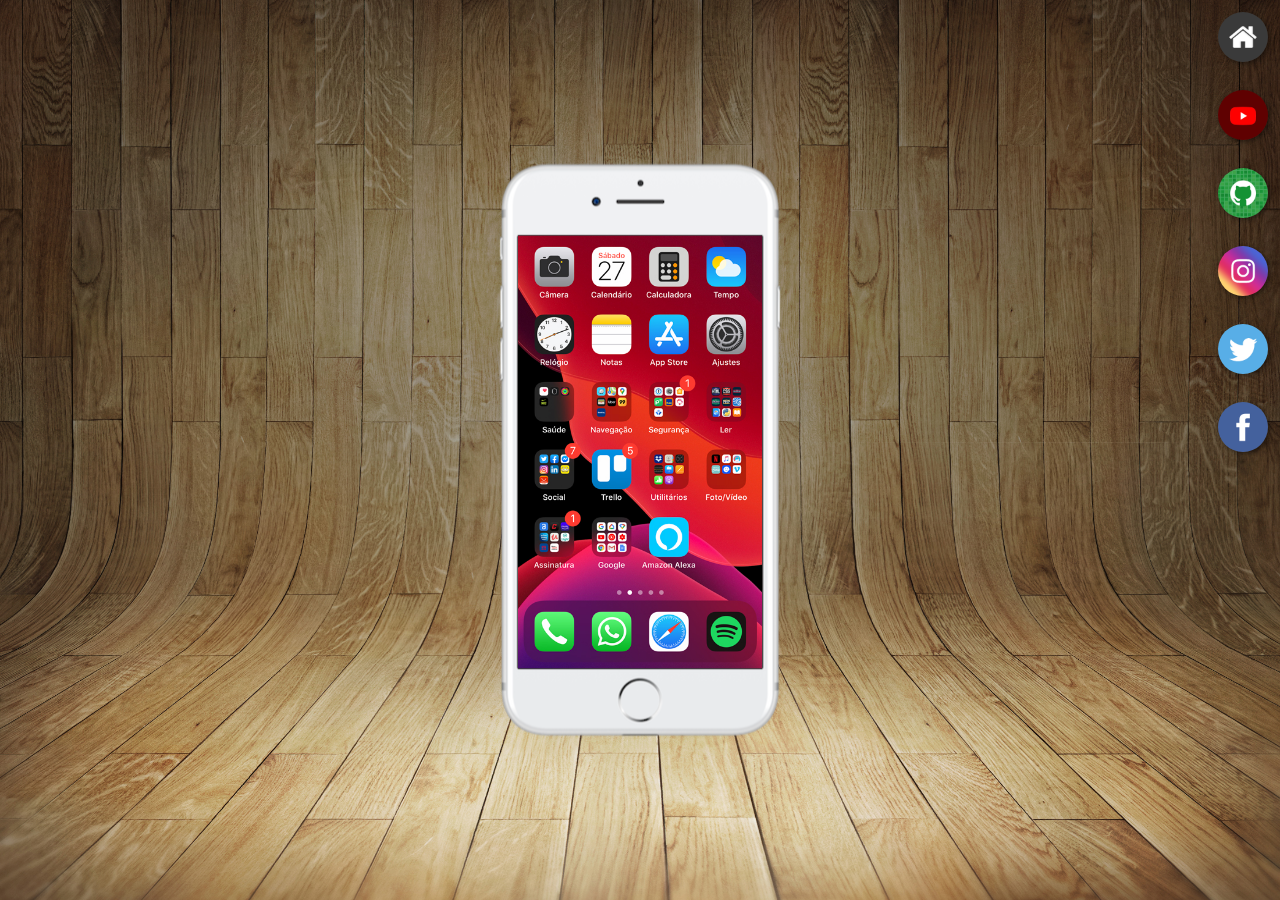
<file: index.html>
<!DOCTYPE html>
<html lang="pt-br">
<head>
    <meta charset="UTF-8">
    <meta http-equiv="X-UA-Compatible" content="IE=edge">
    <meta name="viewport" content="width=device-width, initial-scale=1.0">
    <title>Projeto Redes Sociais</title>
    <link rel="shortcut icon" href="favicon.ico" type="image/x-icon">
    <link rel="stylesheet" href="estilos/style.css">
 
</head>
<body>
    <main>
        <section id="telefone">
            <iframe src="home.html" name="tela" id="tela" frameborder="0"></iframe>
        </section>

        <section id="redes-sociais">
            <a href="home.html" target="tela"><img src="imagens/logo-home.jpg" alt="logo-home"></a> <br>

            <a href="youtube.html" target="tela"><img src="imagens/logo-youtube.jpg" alt="logo-youtube"></a> <br>

            <a href="github.html" target="tela"><img src="imagens/logo-github.jpg" alt="logo-github"></a> <br>

            <a href="instagram.html" target="tela"><img src="imagens/logo-instagram.jpg" alt="logo-instagram"></a> <br>

            <a href="twitter.html" target="tela"><img src="imagens/logo-twitter.jpg" alt="logo-twitter"></a> <br>

            <a href="facebook.html" target="tela"><img src="imagens/logo-facebook.jpg" alt="logo-facebook"></a>
        </section>
    </main>
</body>
</html>
</file>
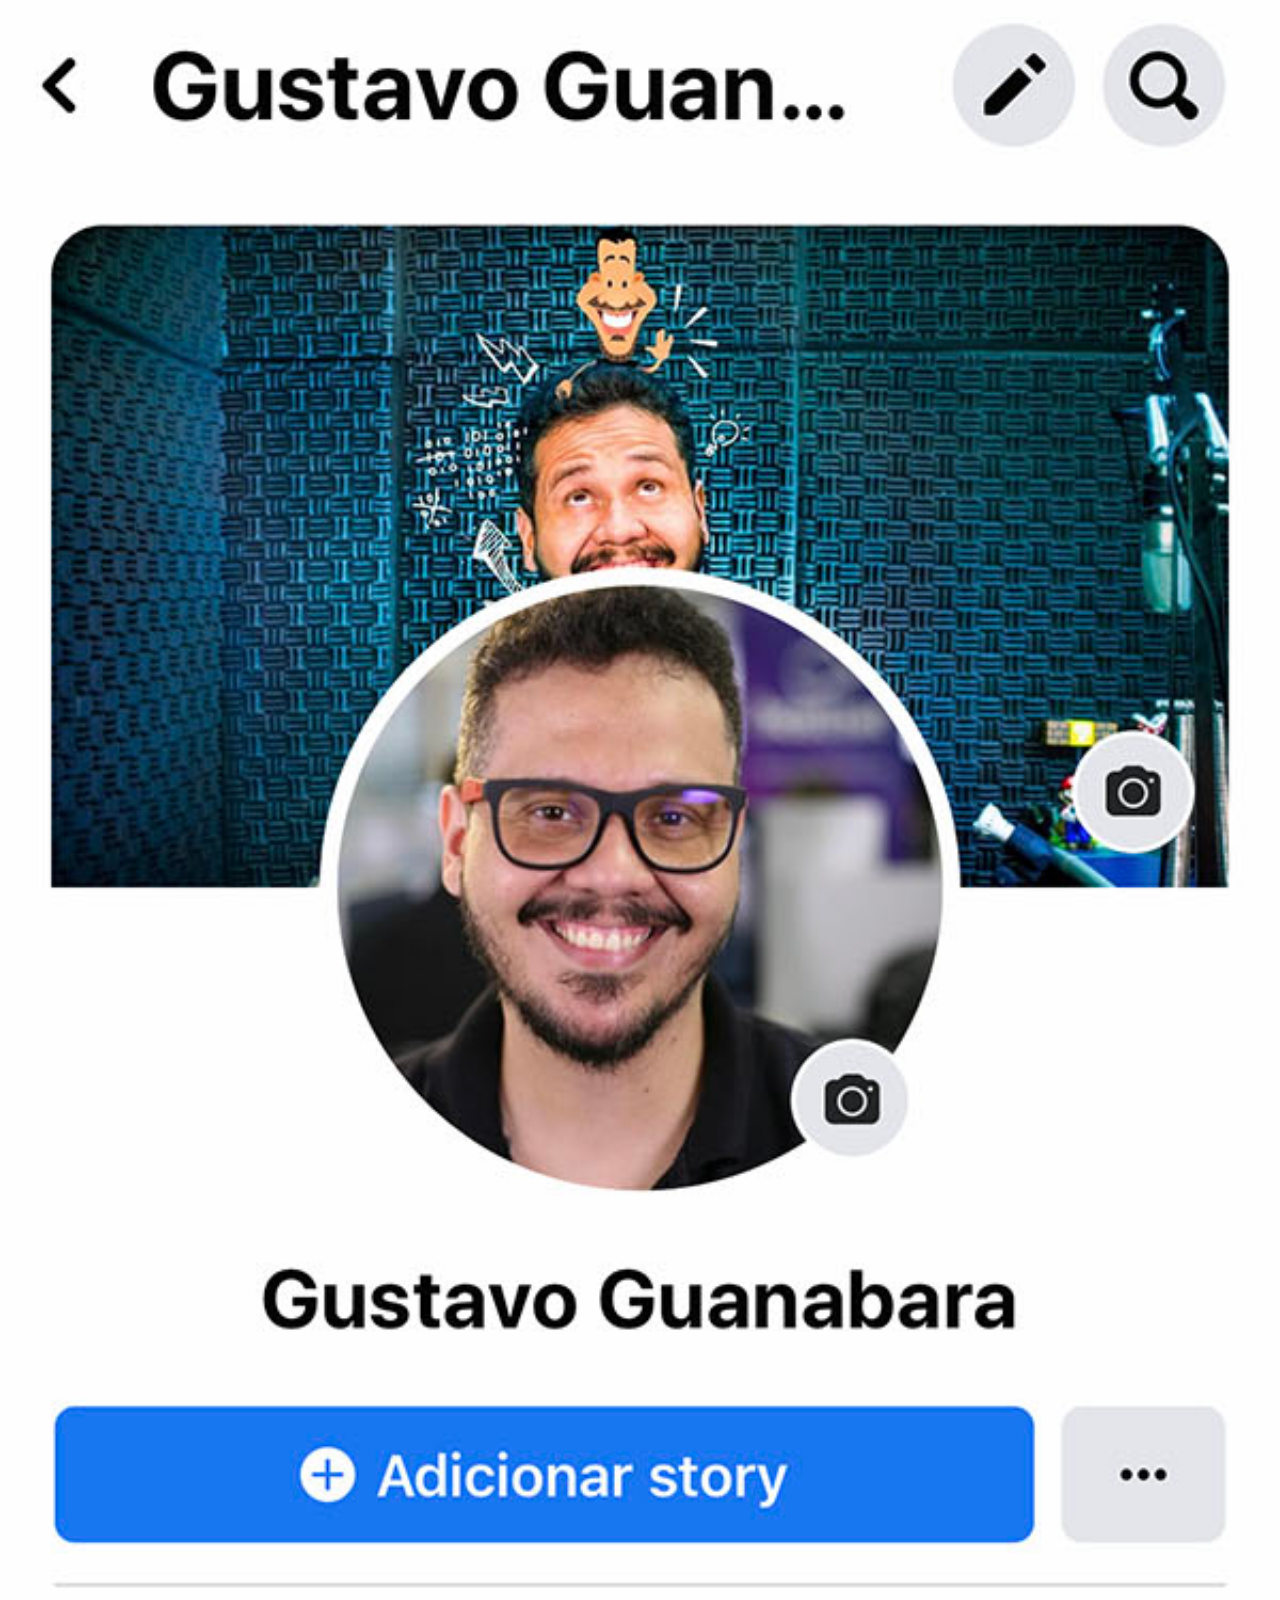
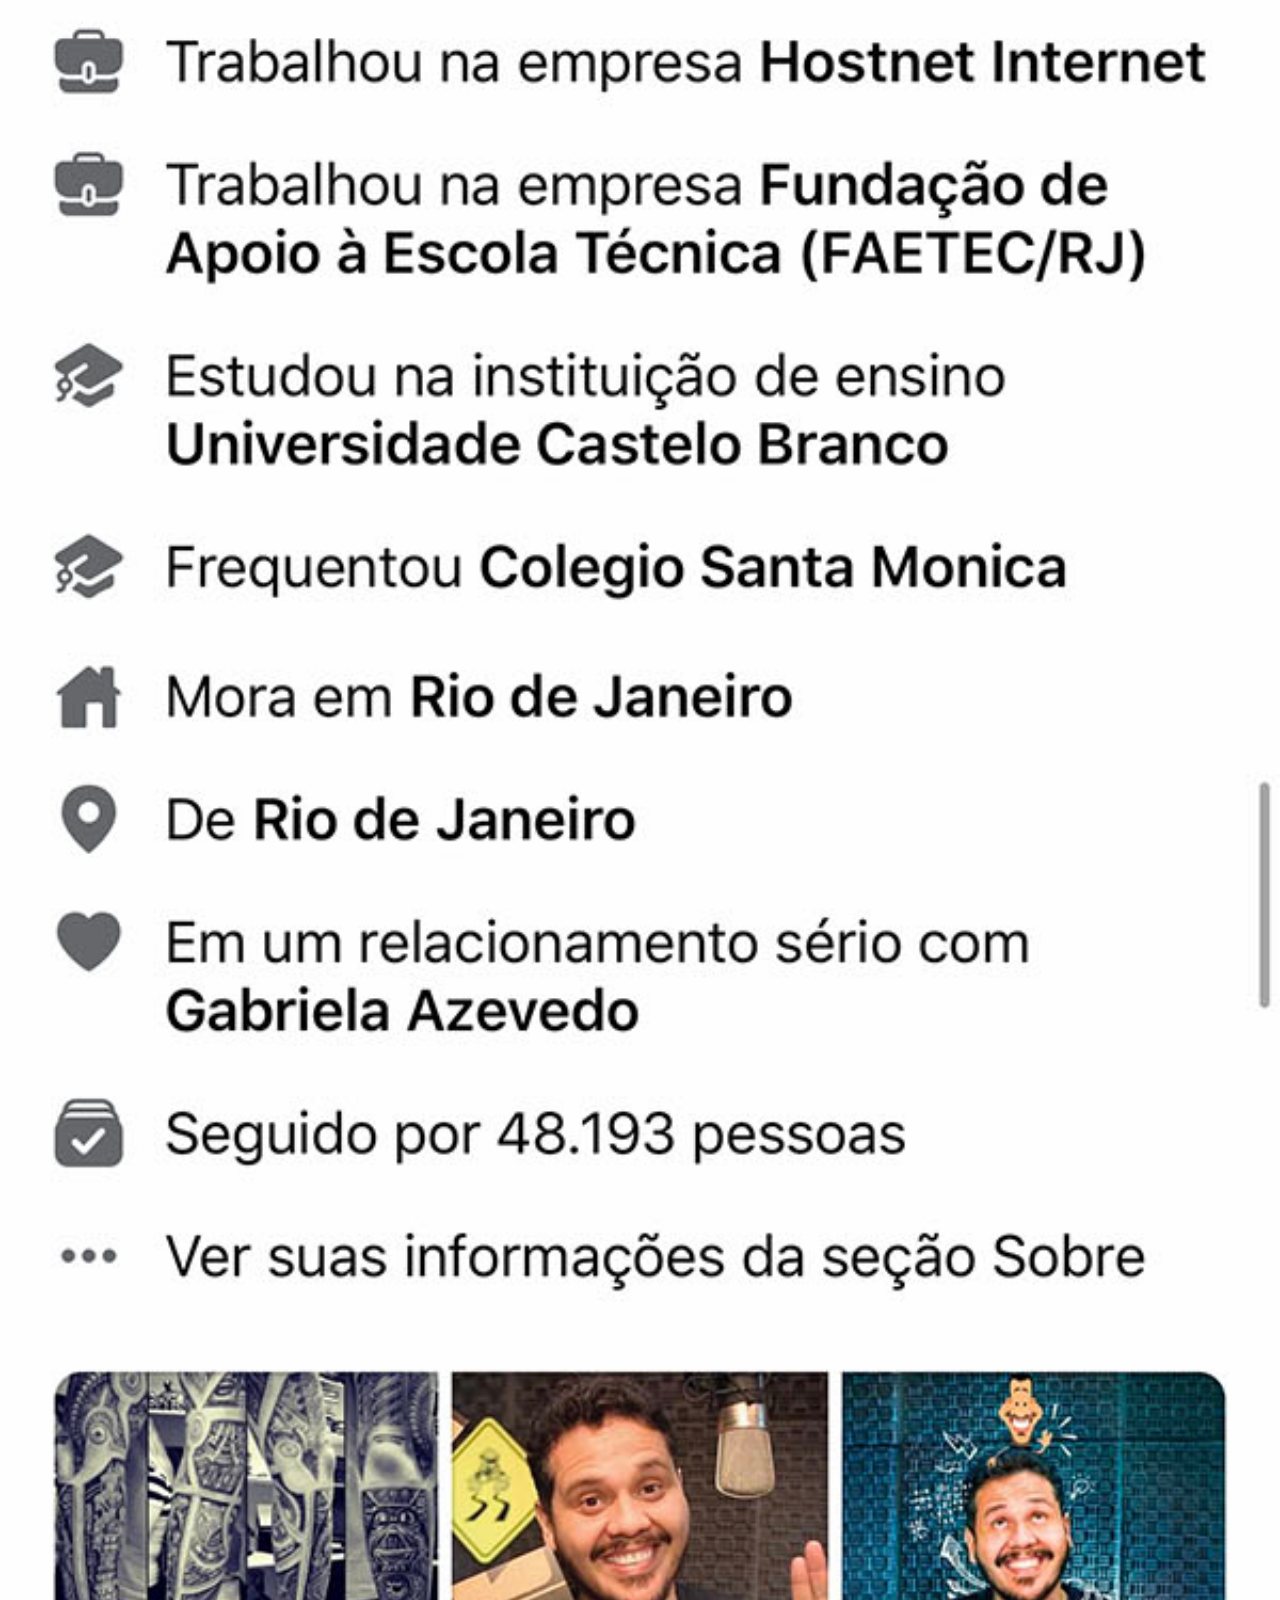
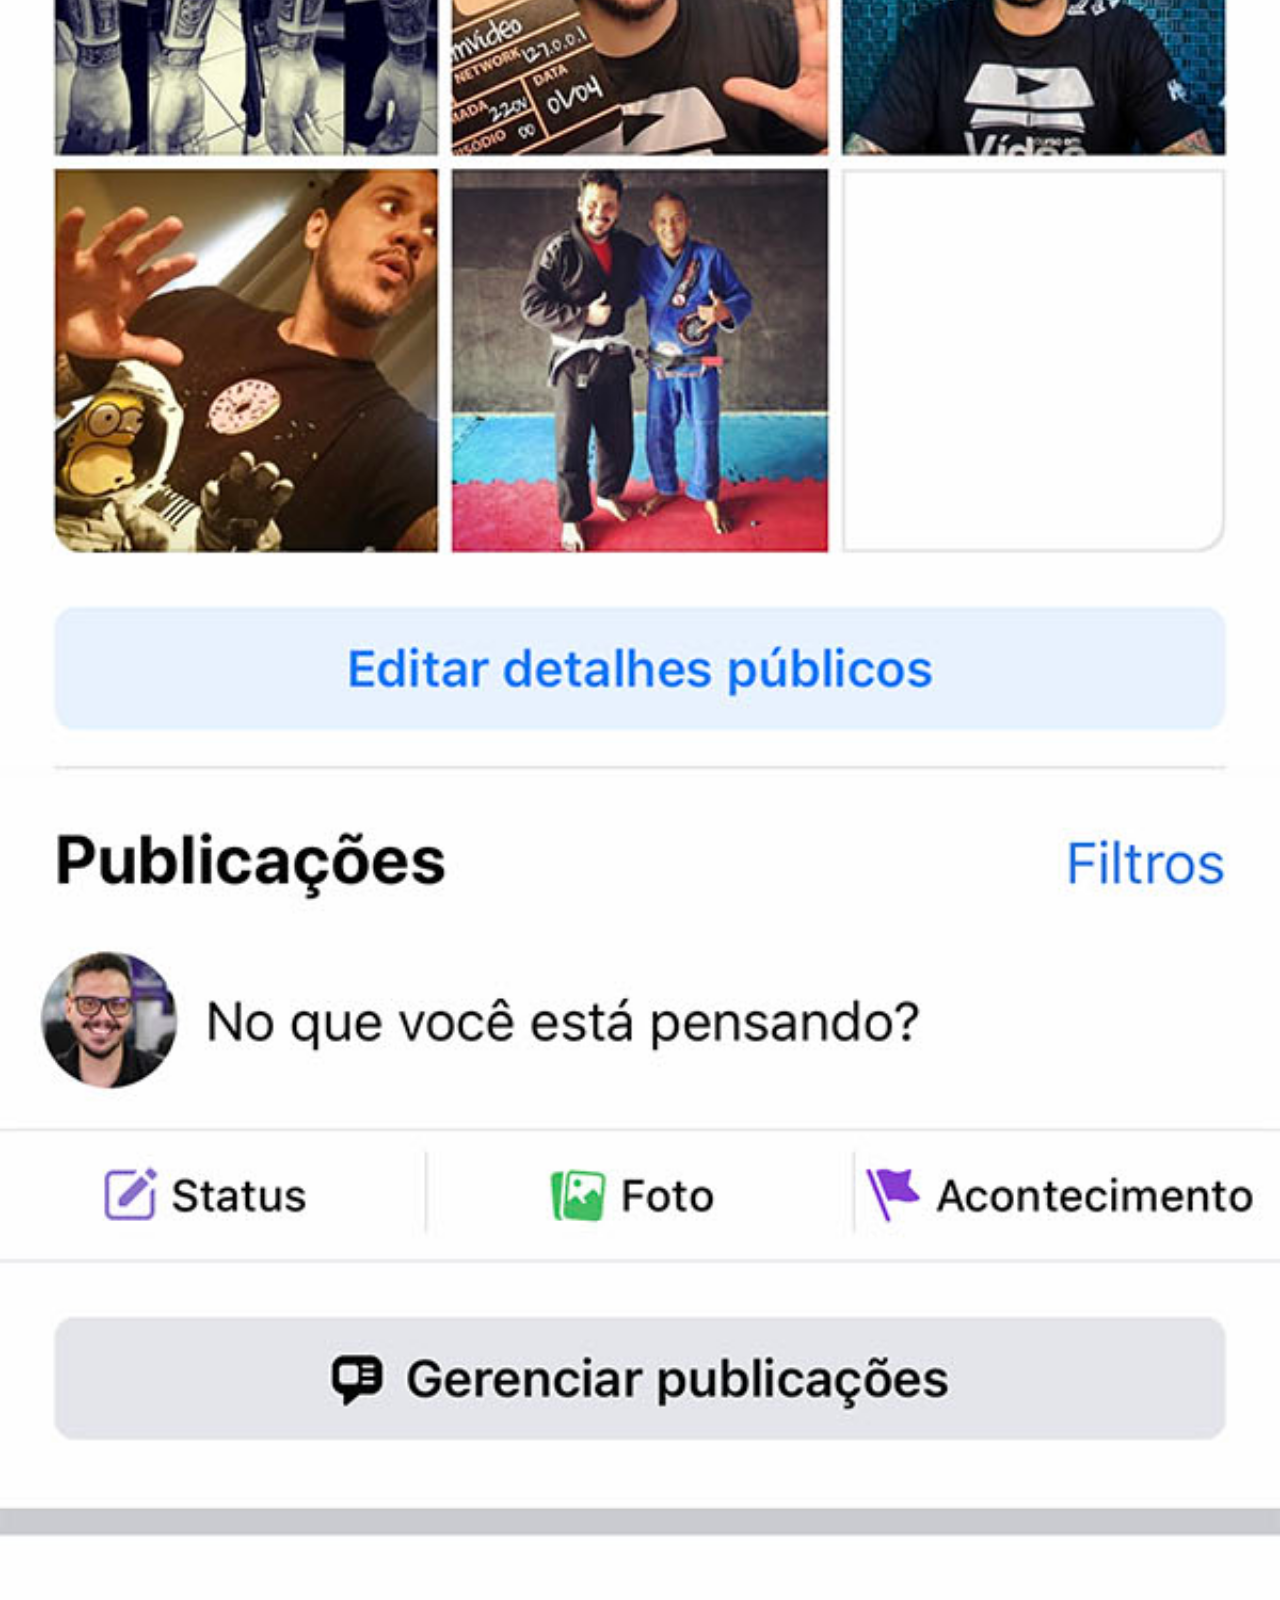
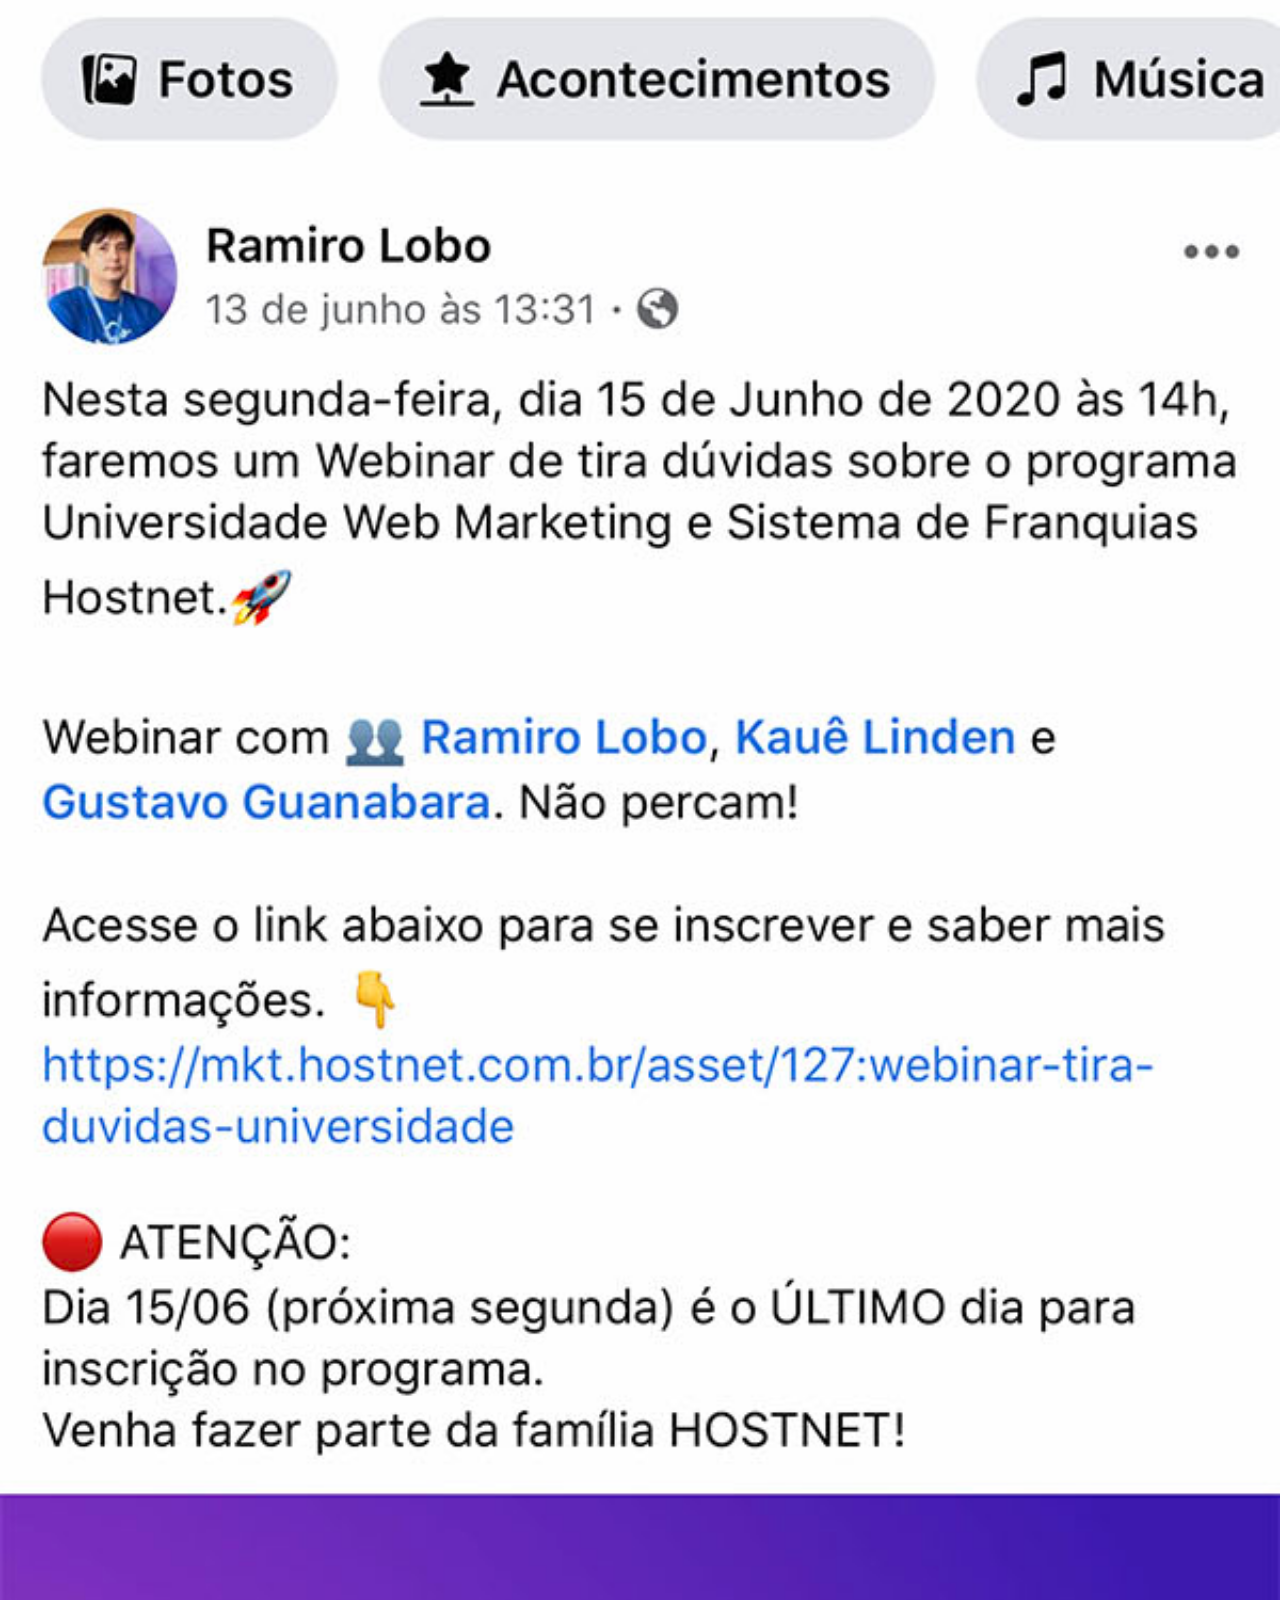
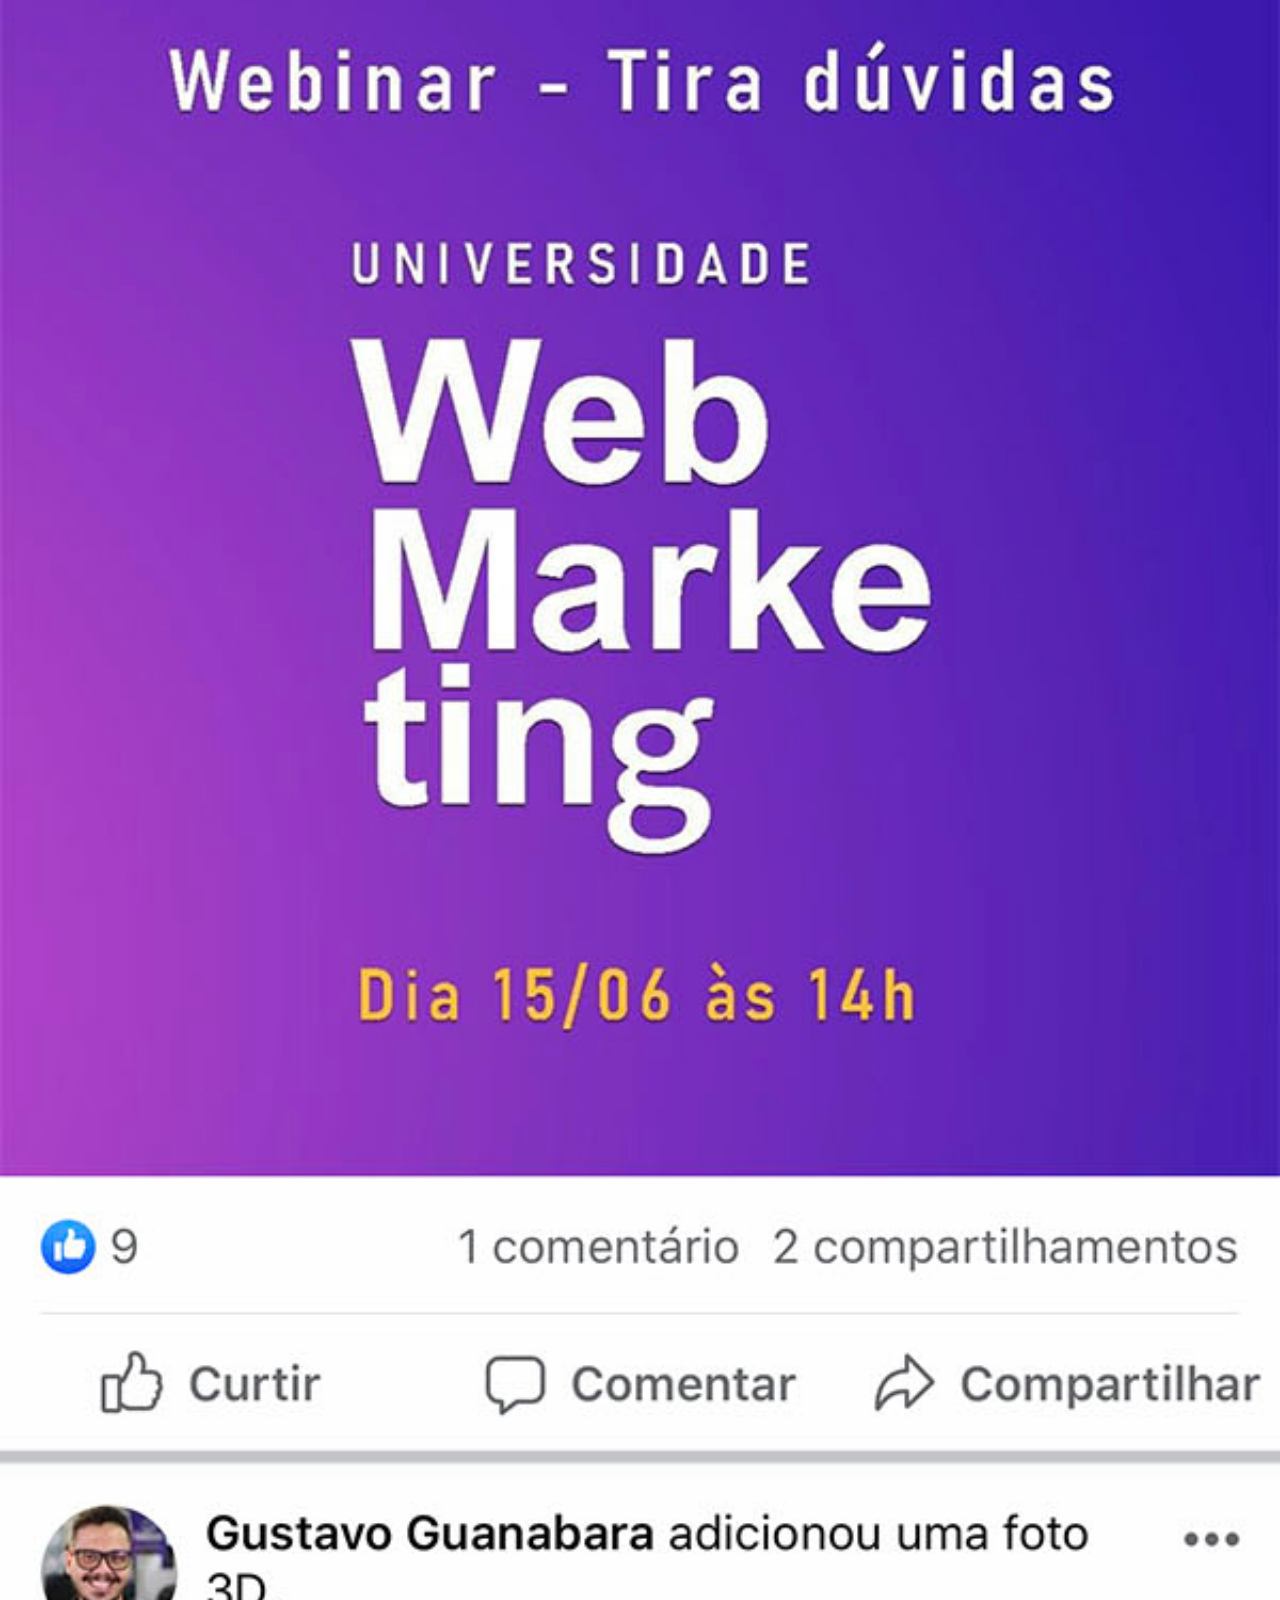
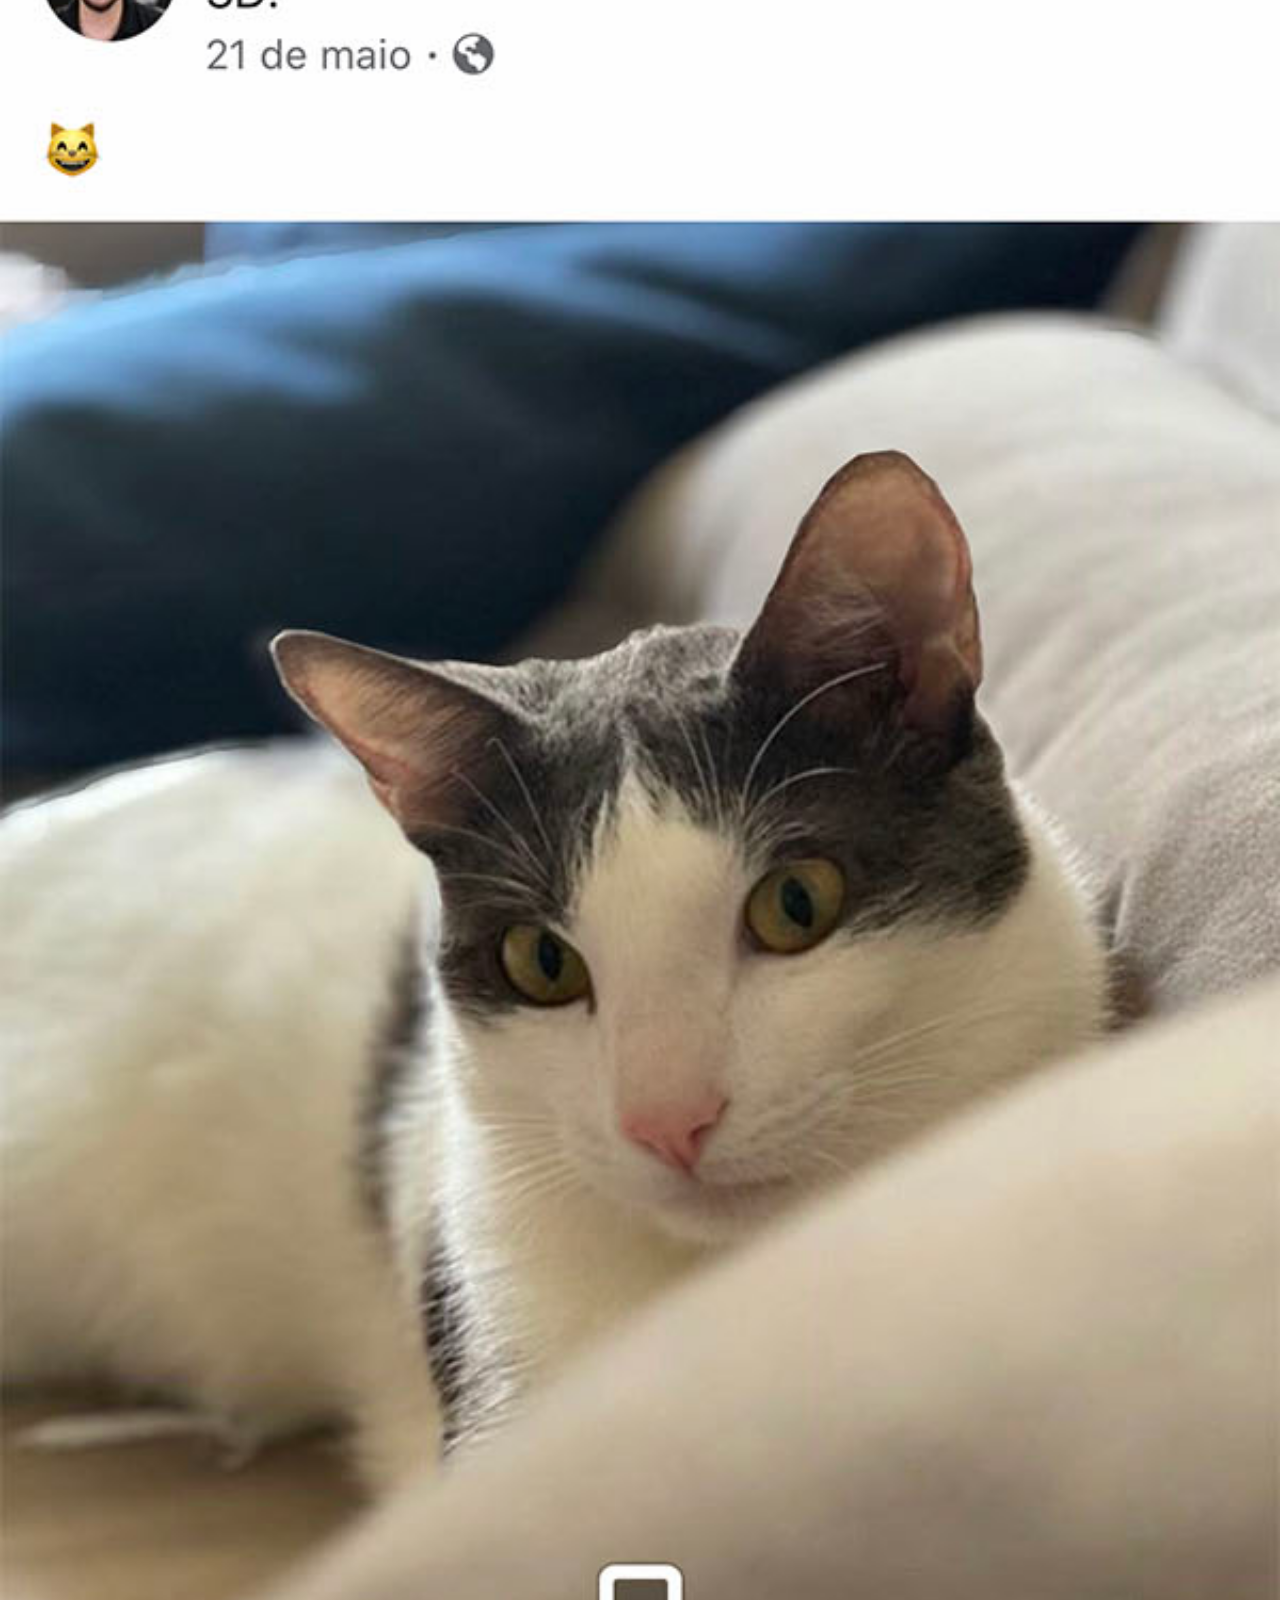
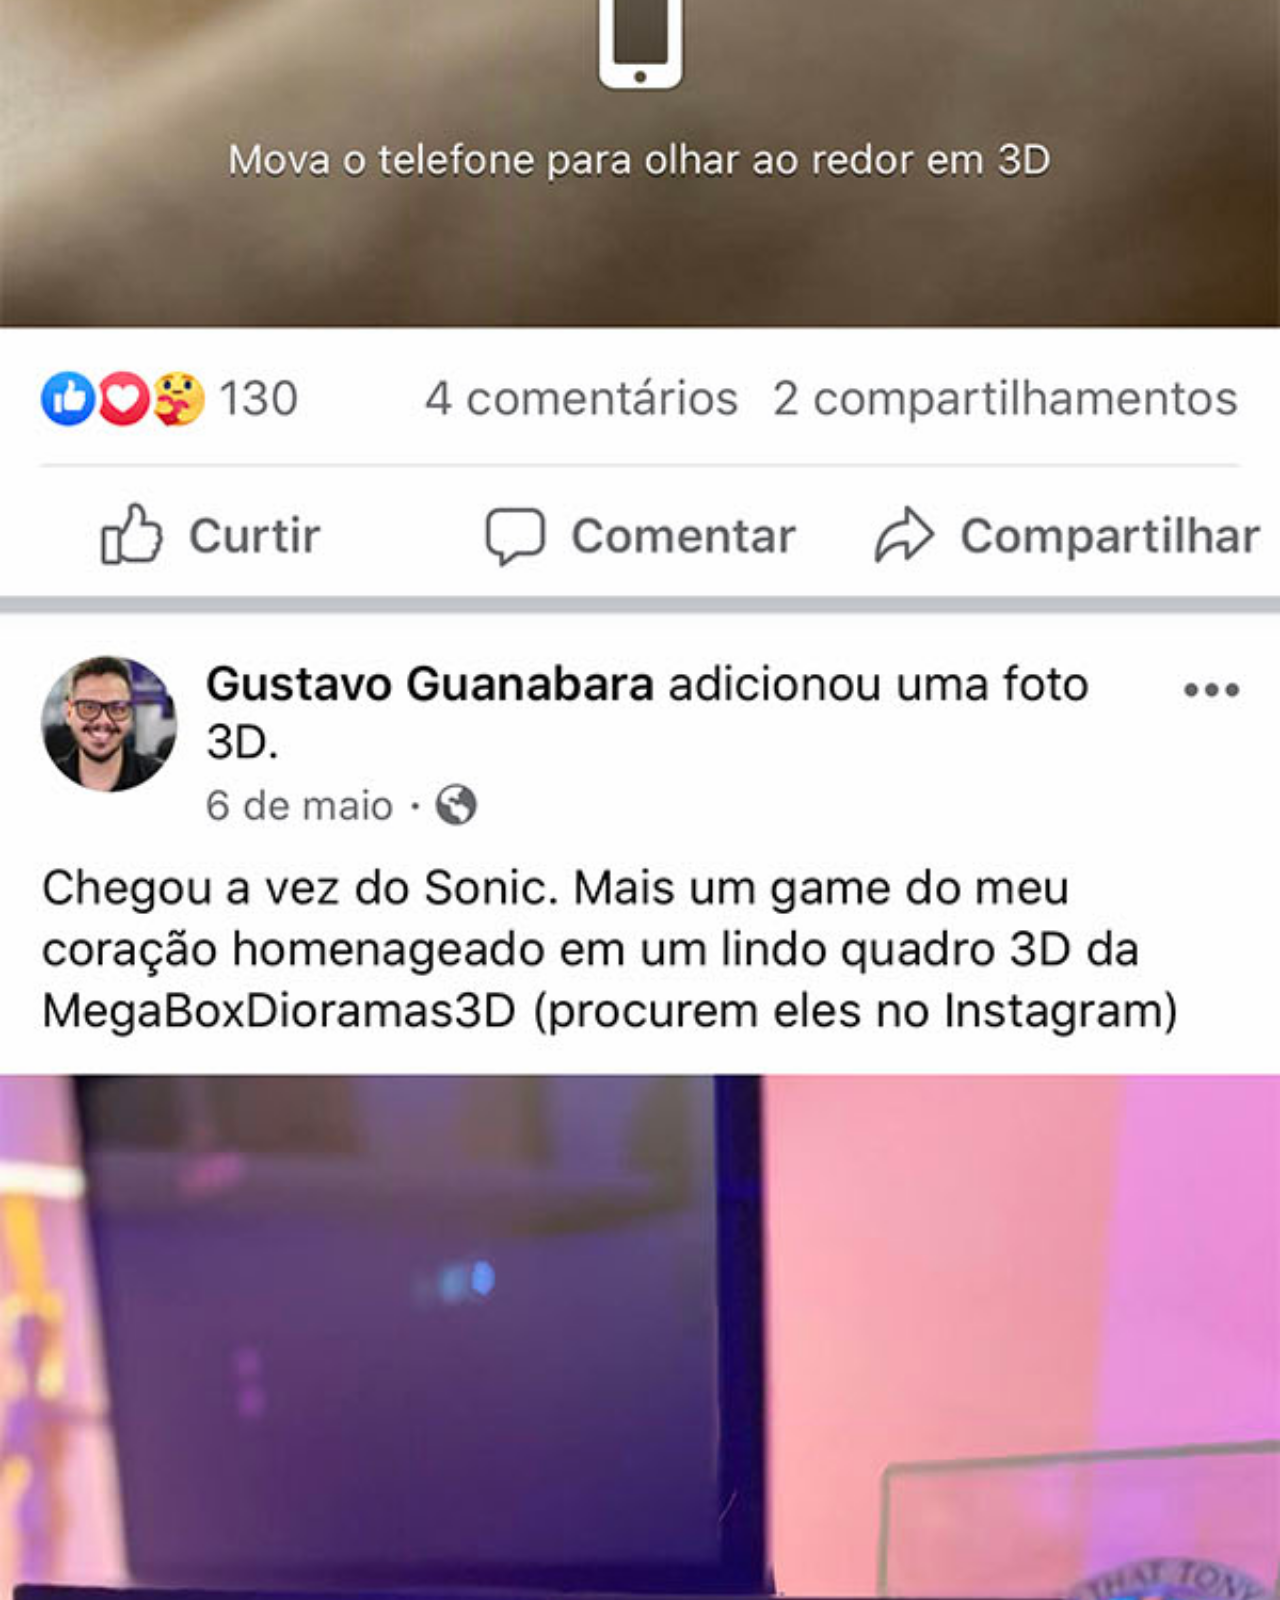
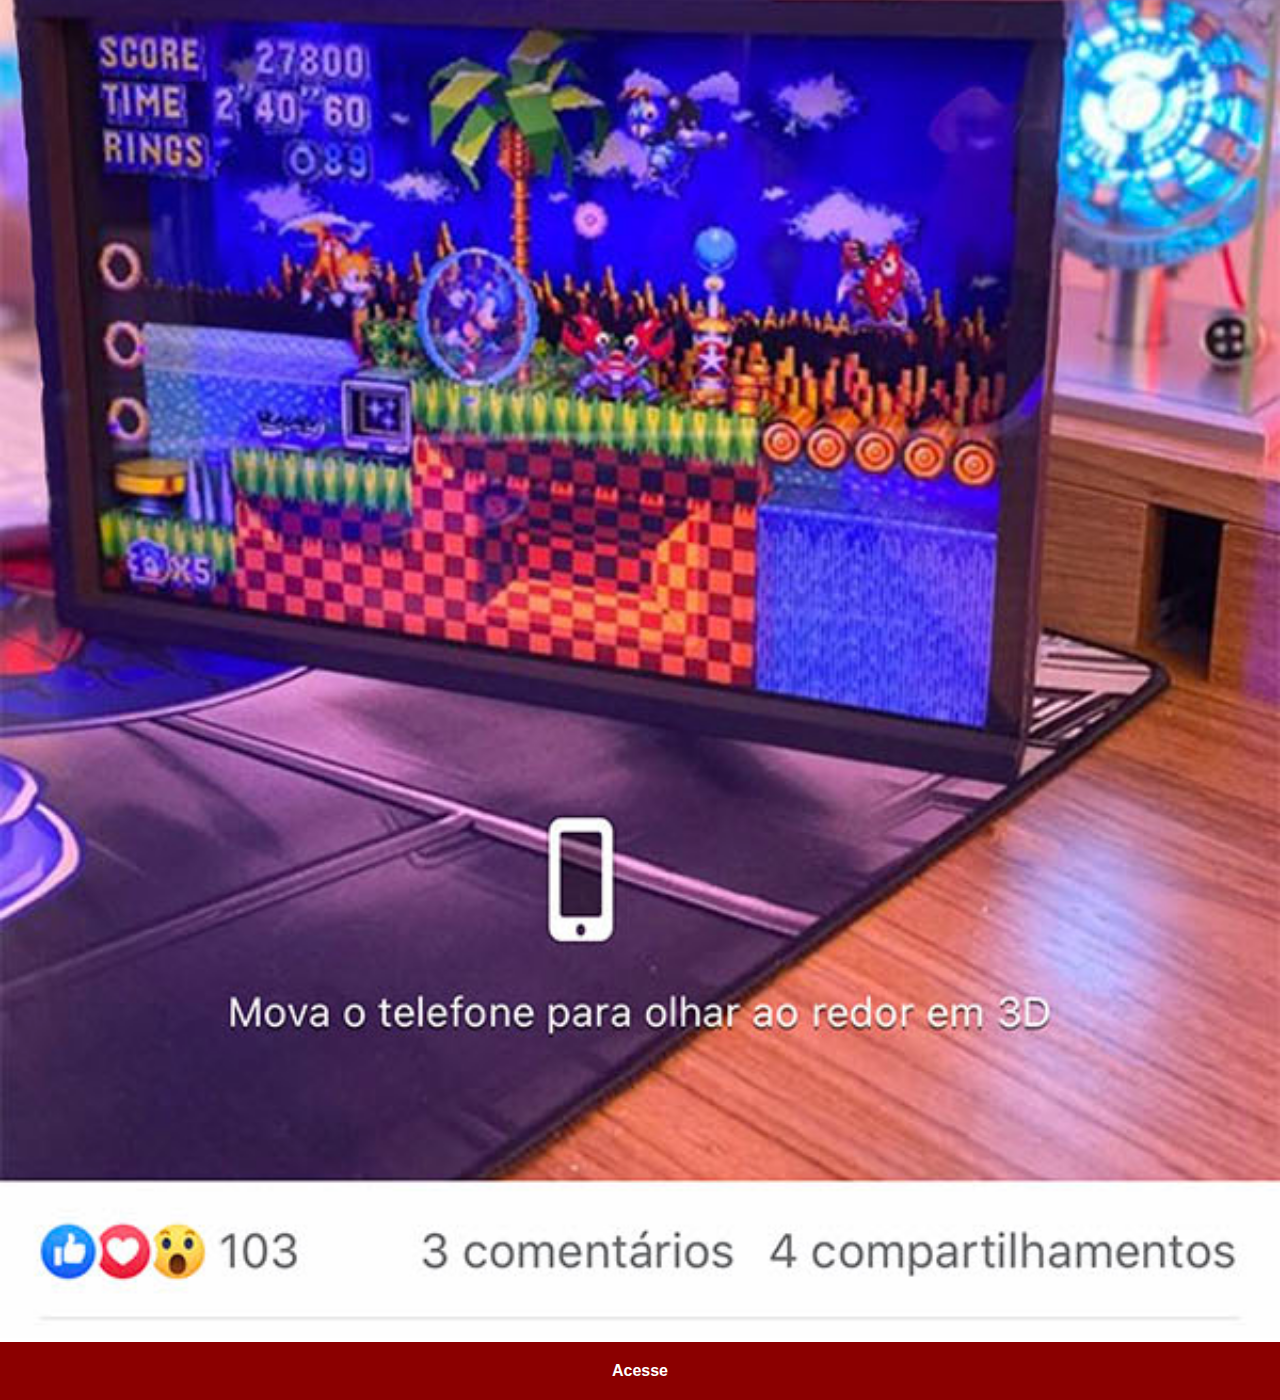
<file: facebook.html>
<!DOCTYPE html>
<html lang="pt-br">
<head>
    <meta charset="UTF-8">
    <meta http-equiv="X-UA-Compatible" content="IE=edge">
    <meta name="viewport" content="width=device-width, initial-scale=1.0">
    <title>Facebook</title>
    <link rel="stylesheet" href="estilos/social.css">
</head>
<body>
    <img src="imagens/tela-facebook.jpg" alt="Facebook">
    <a href="https://www.facebook.com/gustavoguanabara" target="_blank">Acesse</a>
</body>
</html>
</file>
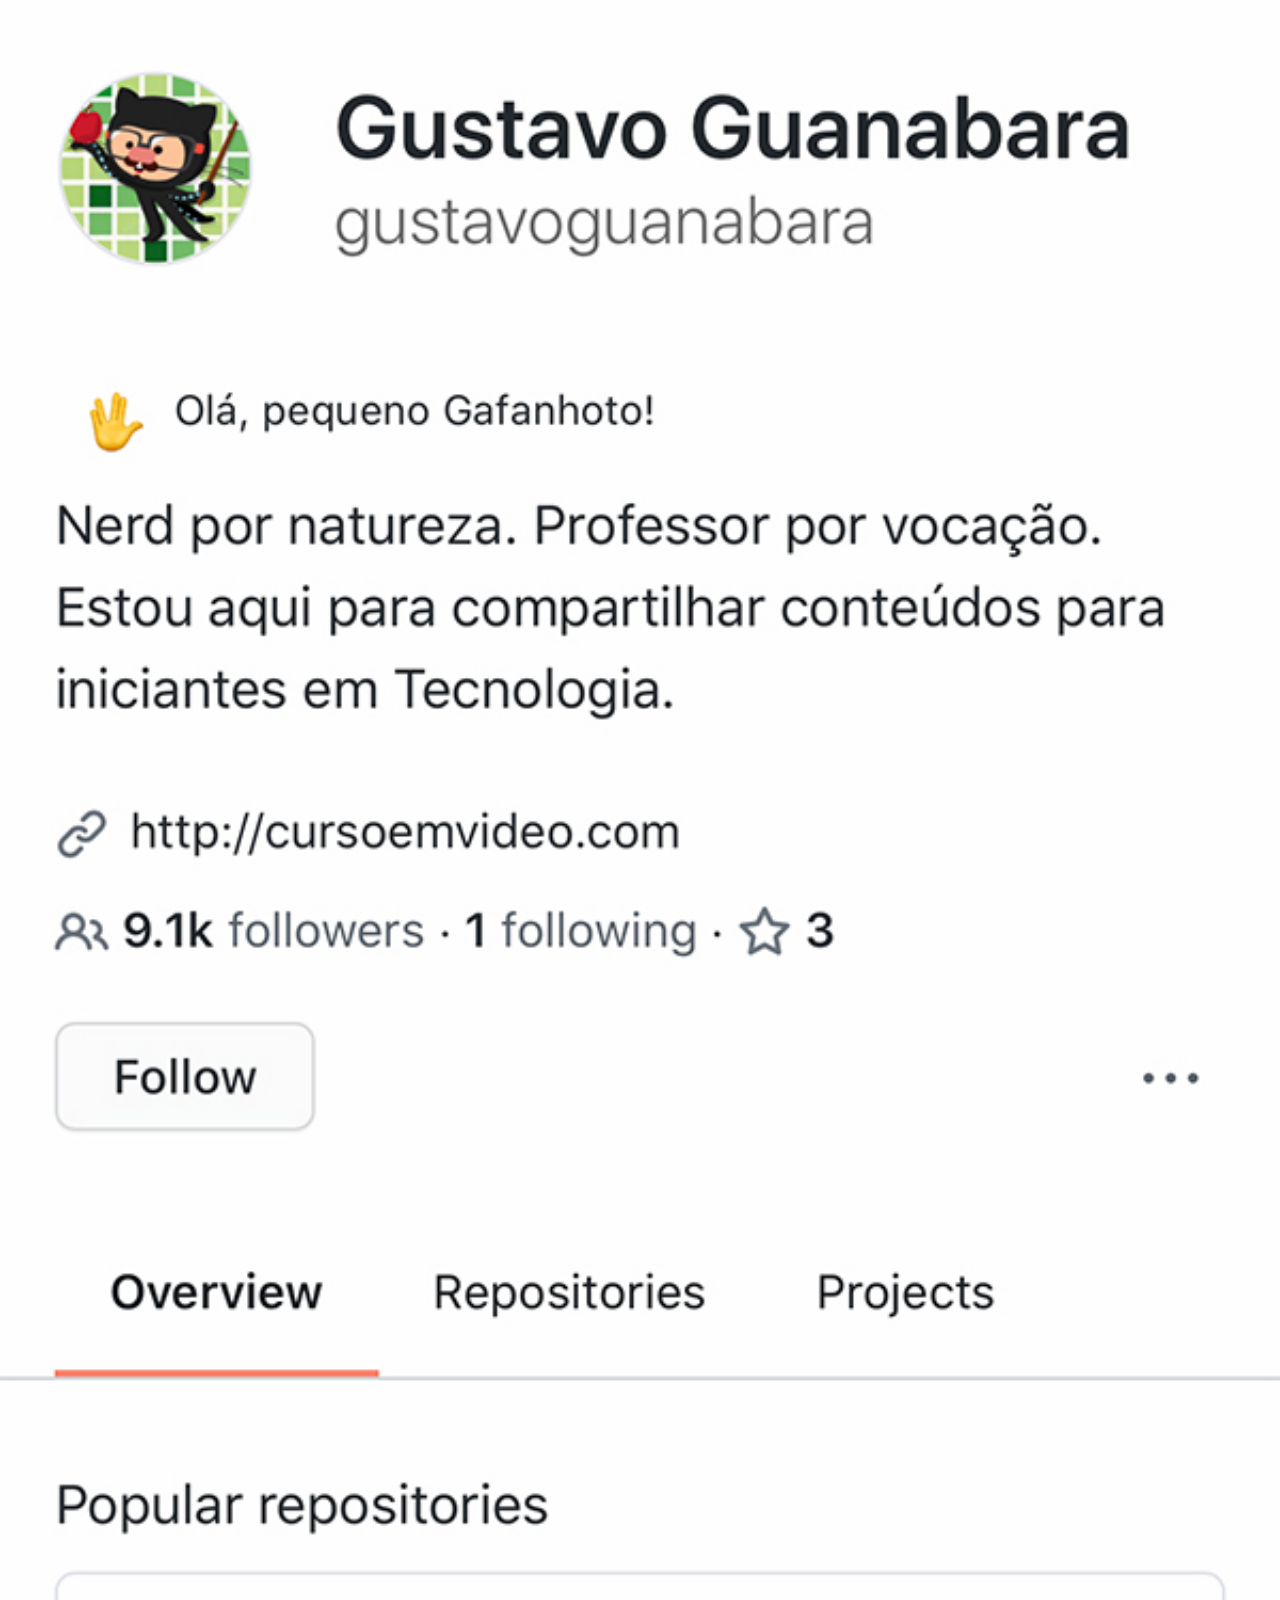
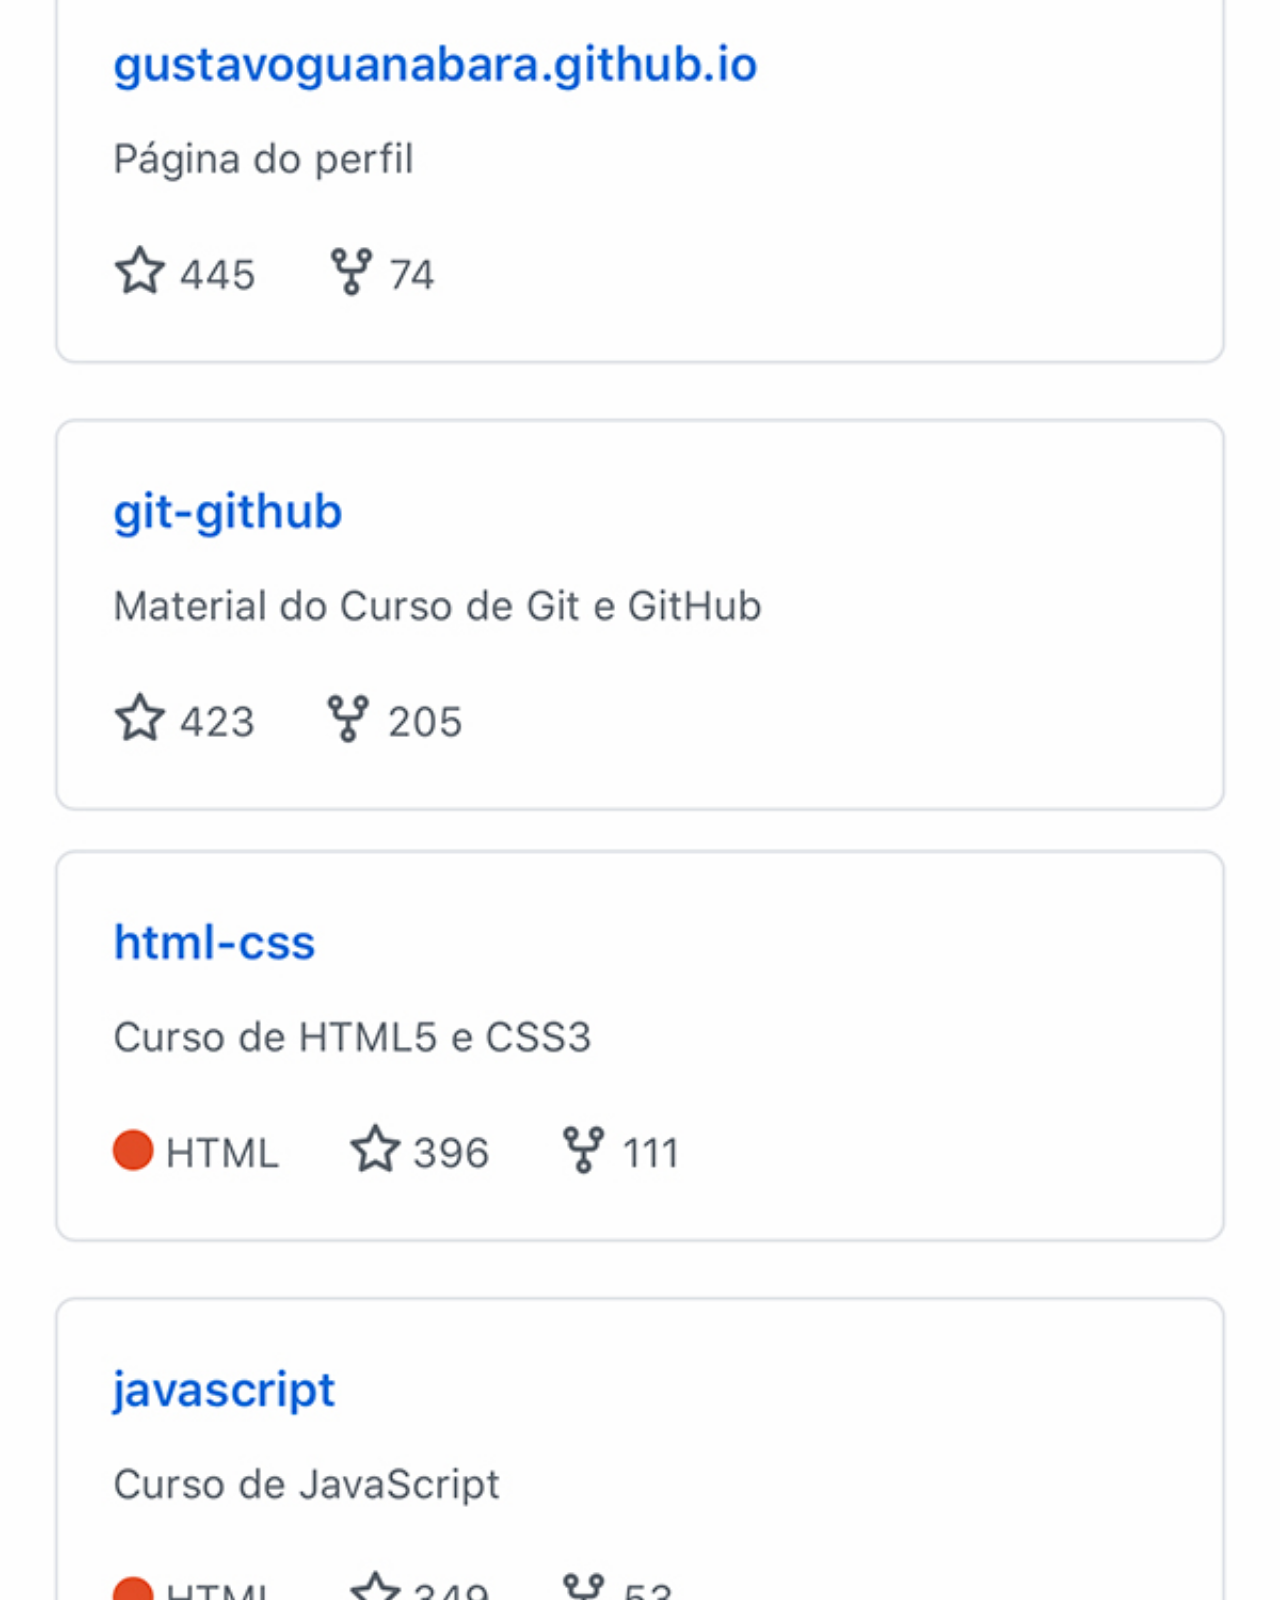
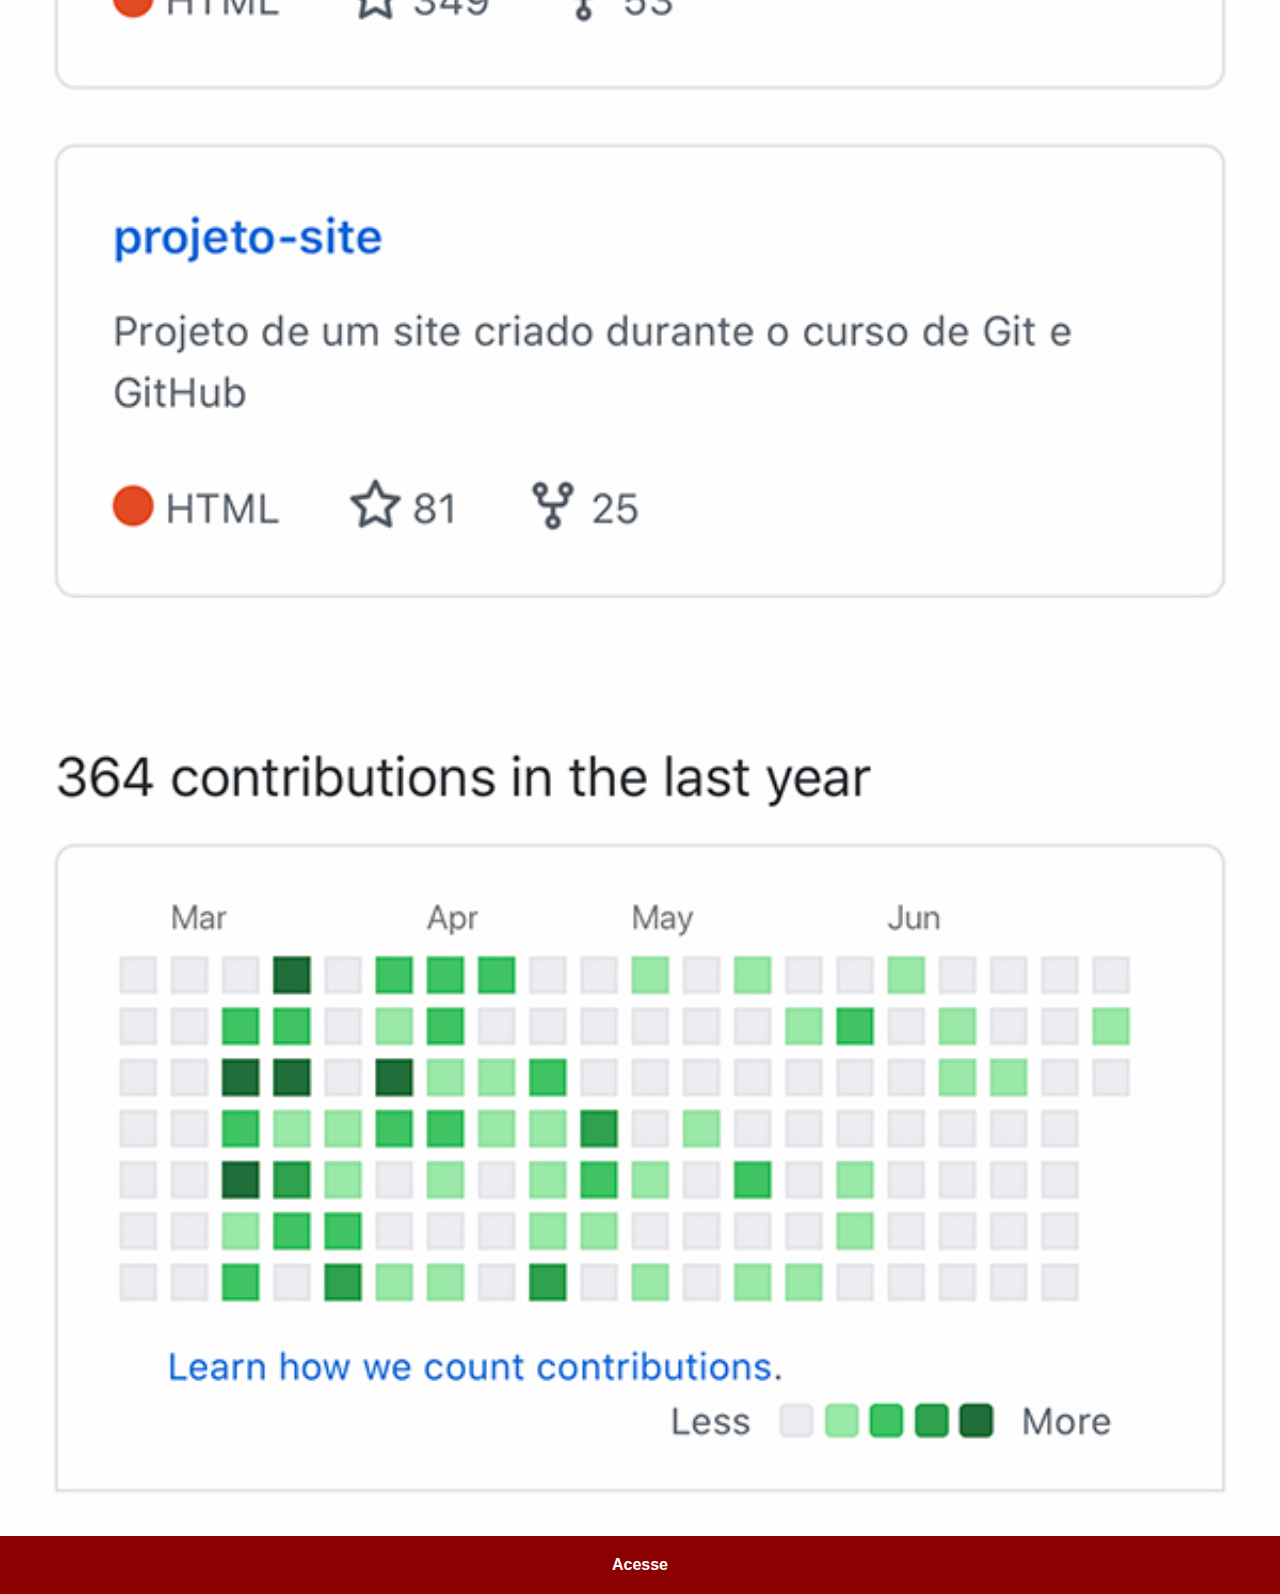
<file: github.html>
<!DOCTYPE html>
<html lang="pt-br">
<head>
    <meta charset="UTF-8">
    <meta http-equiv="X-UA-Compatible" content="IE=edge">
    <meta name="viewport" content="width=device-width, initial-scale=1.0">
    <title>GitHub</title>
    <link rel="stylesheet" href="estilos/social.css">
</head>
<body>
    <img src="imagens/tela-github.jpg" alt="GitHub">
    <a href="https://github.com/gustavoguanabara" target="_blank">Acesse</a>
</body>
</html>
</file>
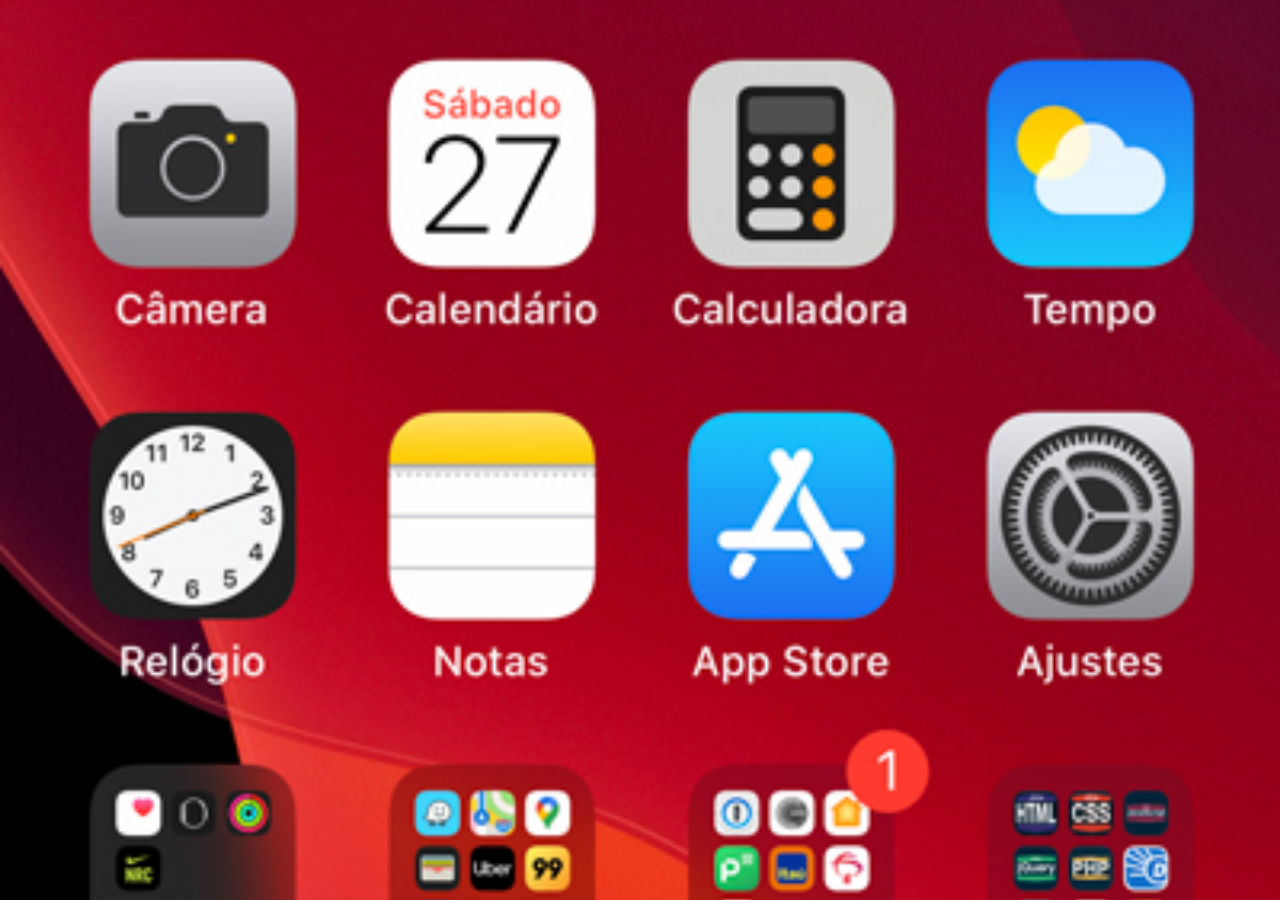
<file: home.html>
<!DOCTYPE html>
<html lang="pt-br">
<head>
    <meta charset="UTF-8">
    <meta http-equiv="X-UA-Compatible" content="IE=edge">
    <meta name="viewport" content="width=device-width, initial-scale=1.0">
    <title>Home</title>
    
</head>
<style>
    *{
        margin: 0px;
        padding: 0px;
    }   
    
    body{
        width: 100px;
        height: 100px;
        background: black url('imagens/tela-home.jpg') no-repeat top center;
        background-size: cover;
        background-attachment: fixed;
    }
</style>
<body>
    
</body>
</html>
</file>
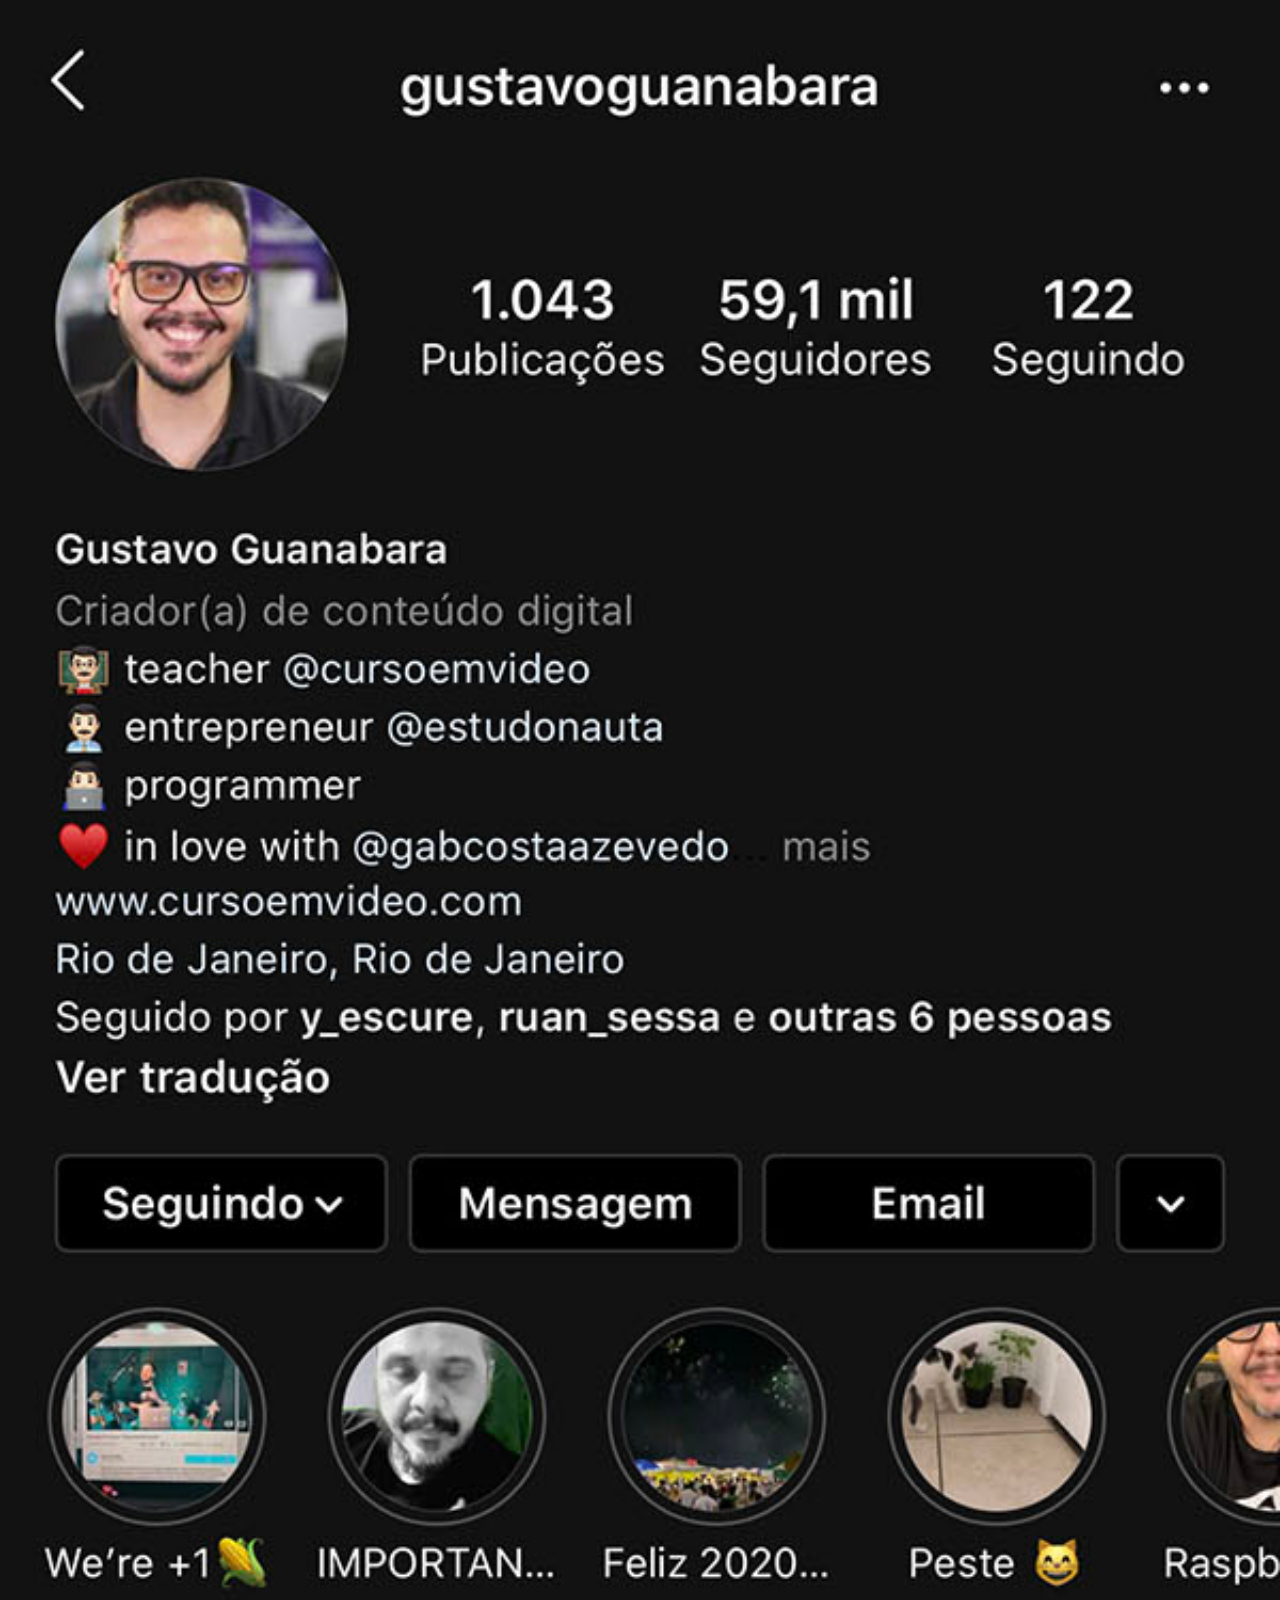
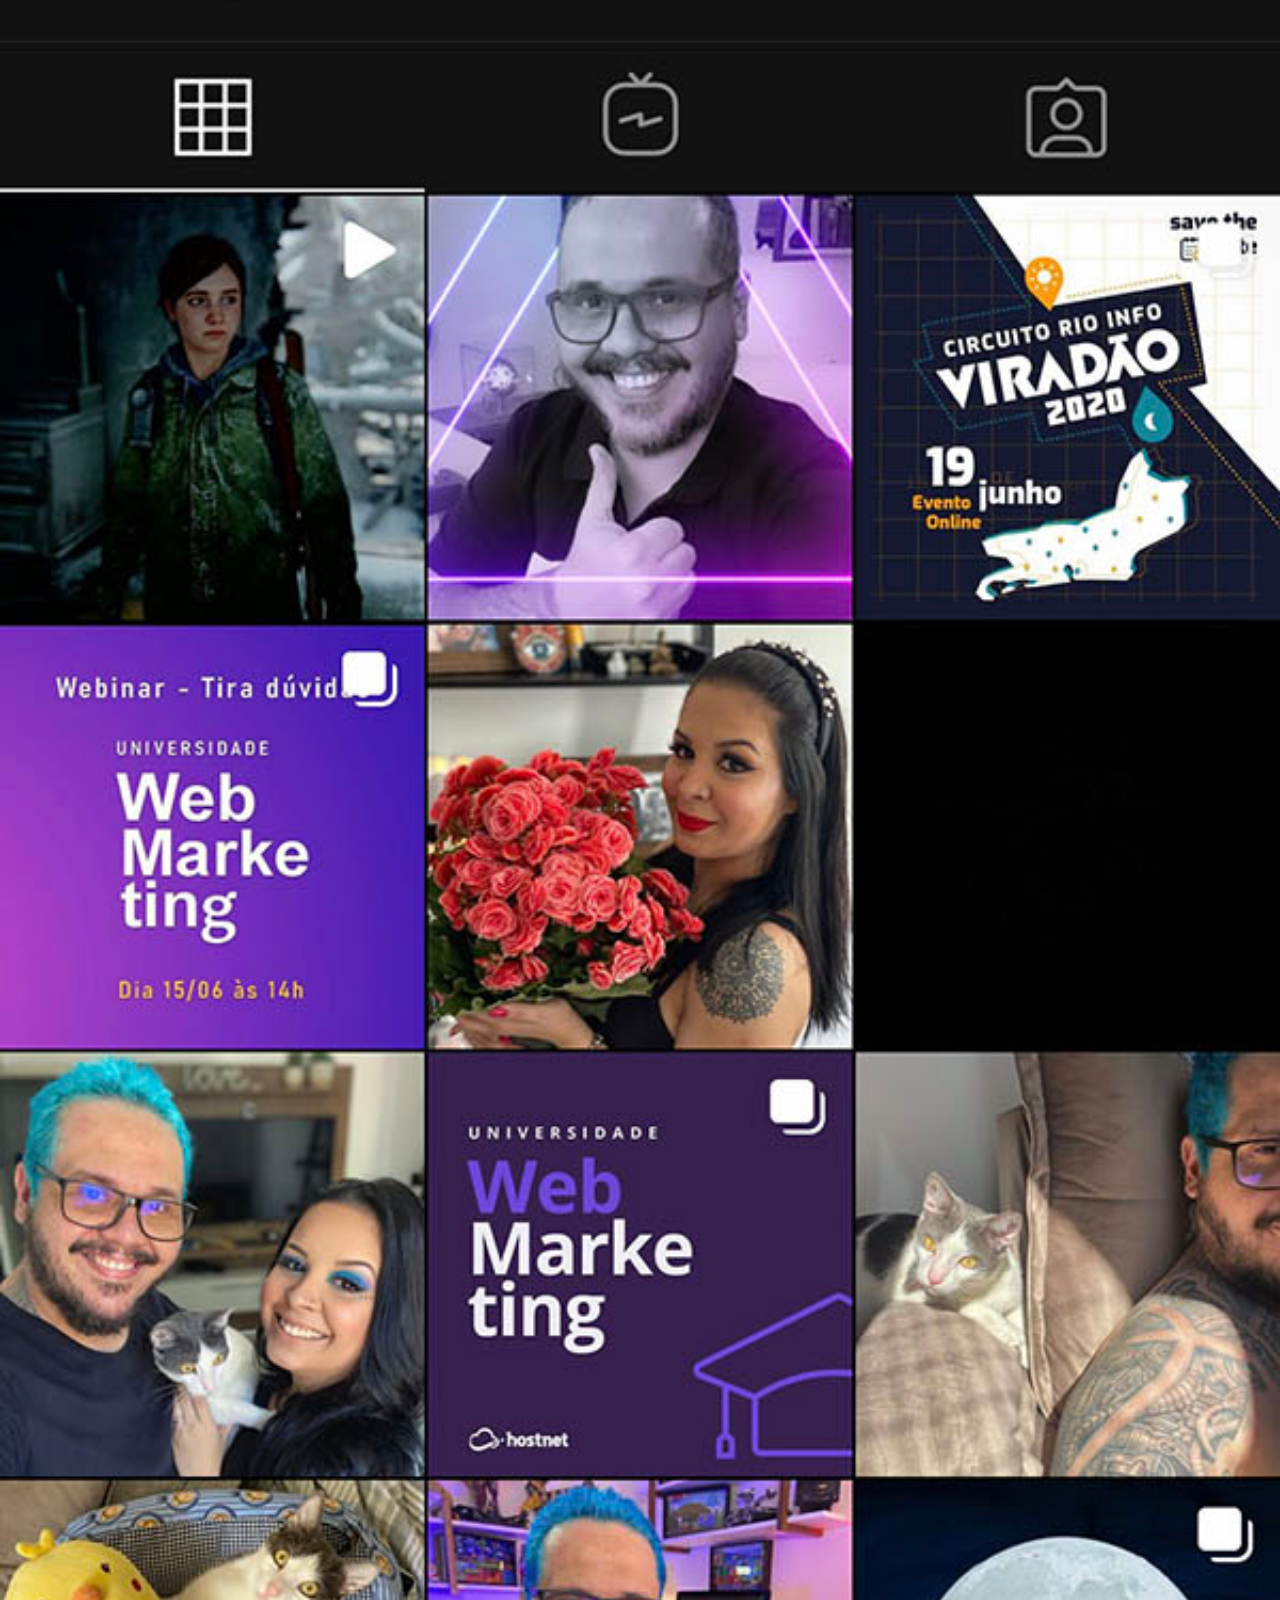
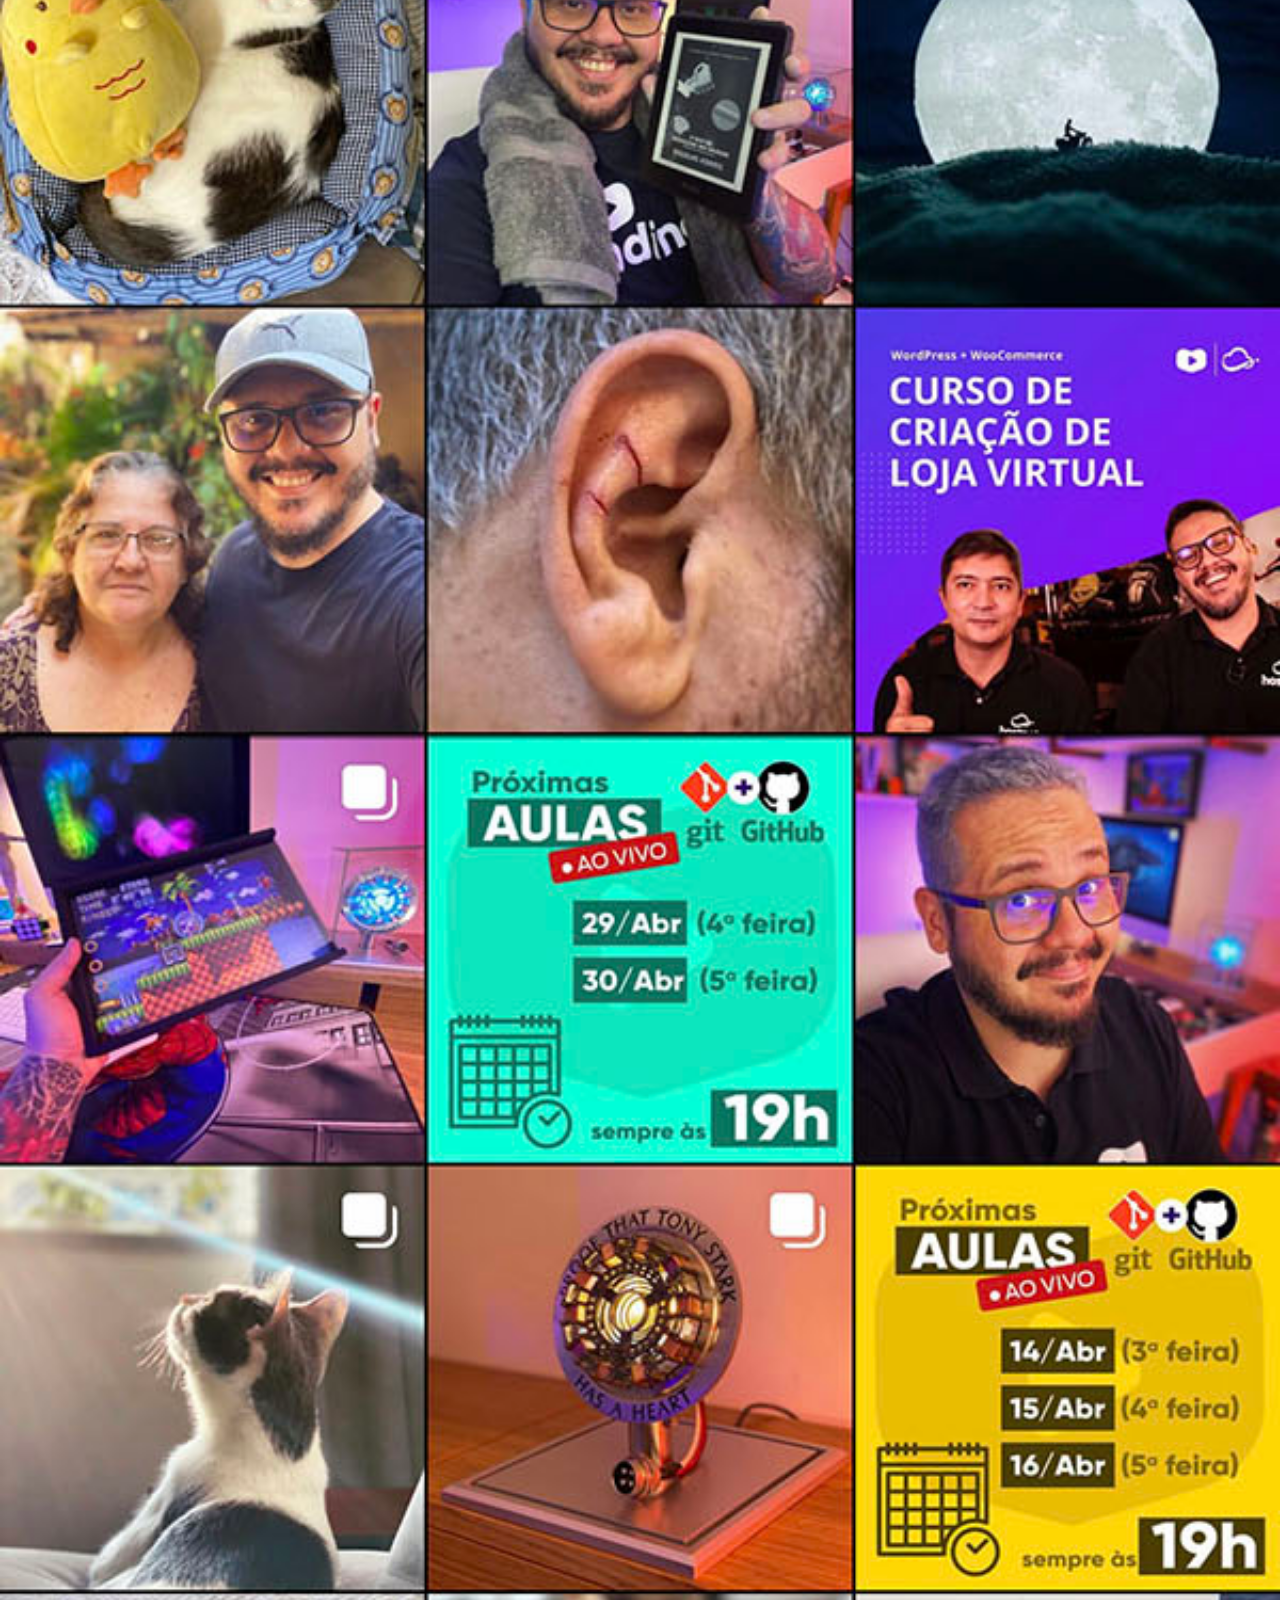
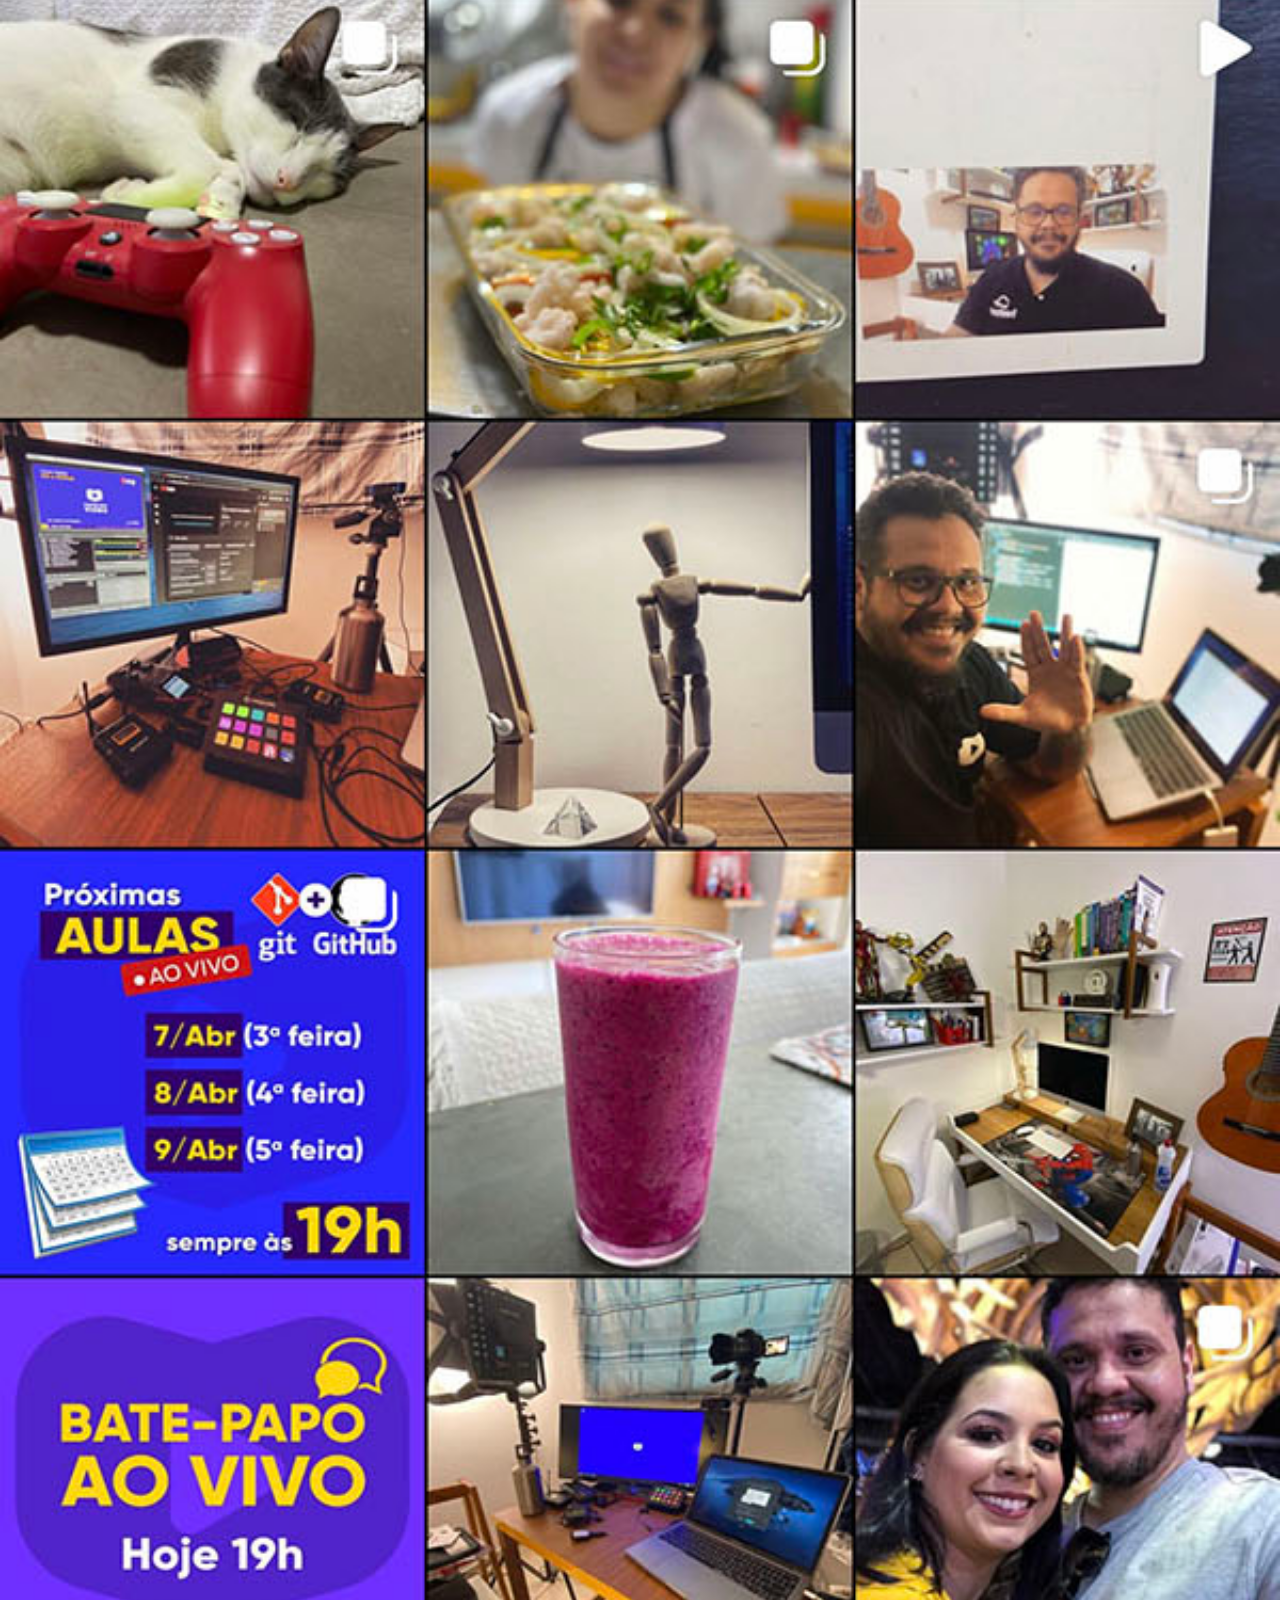
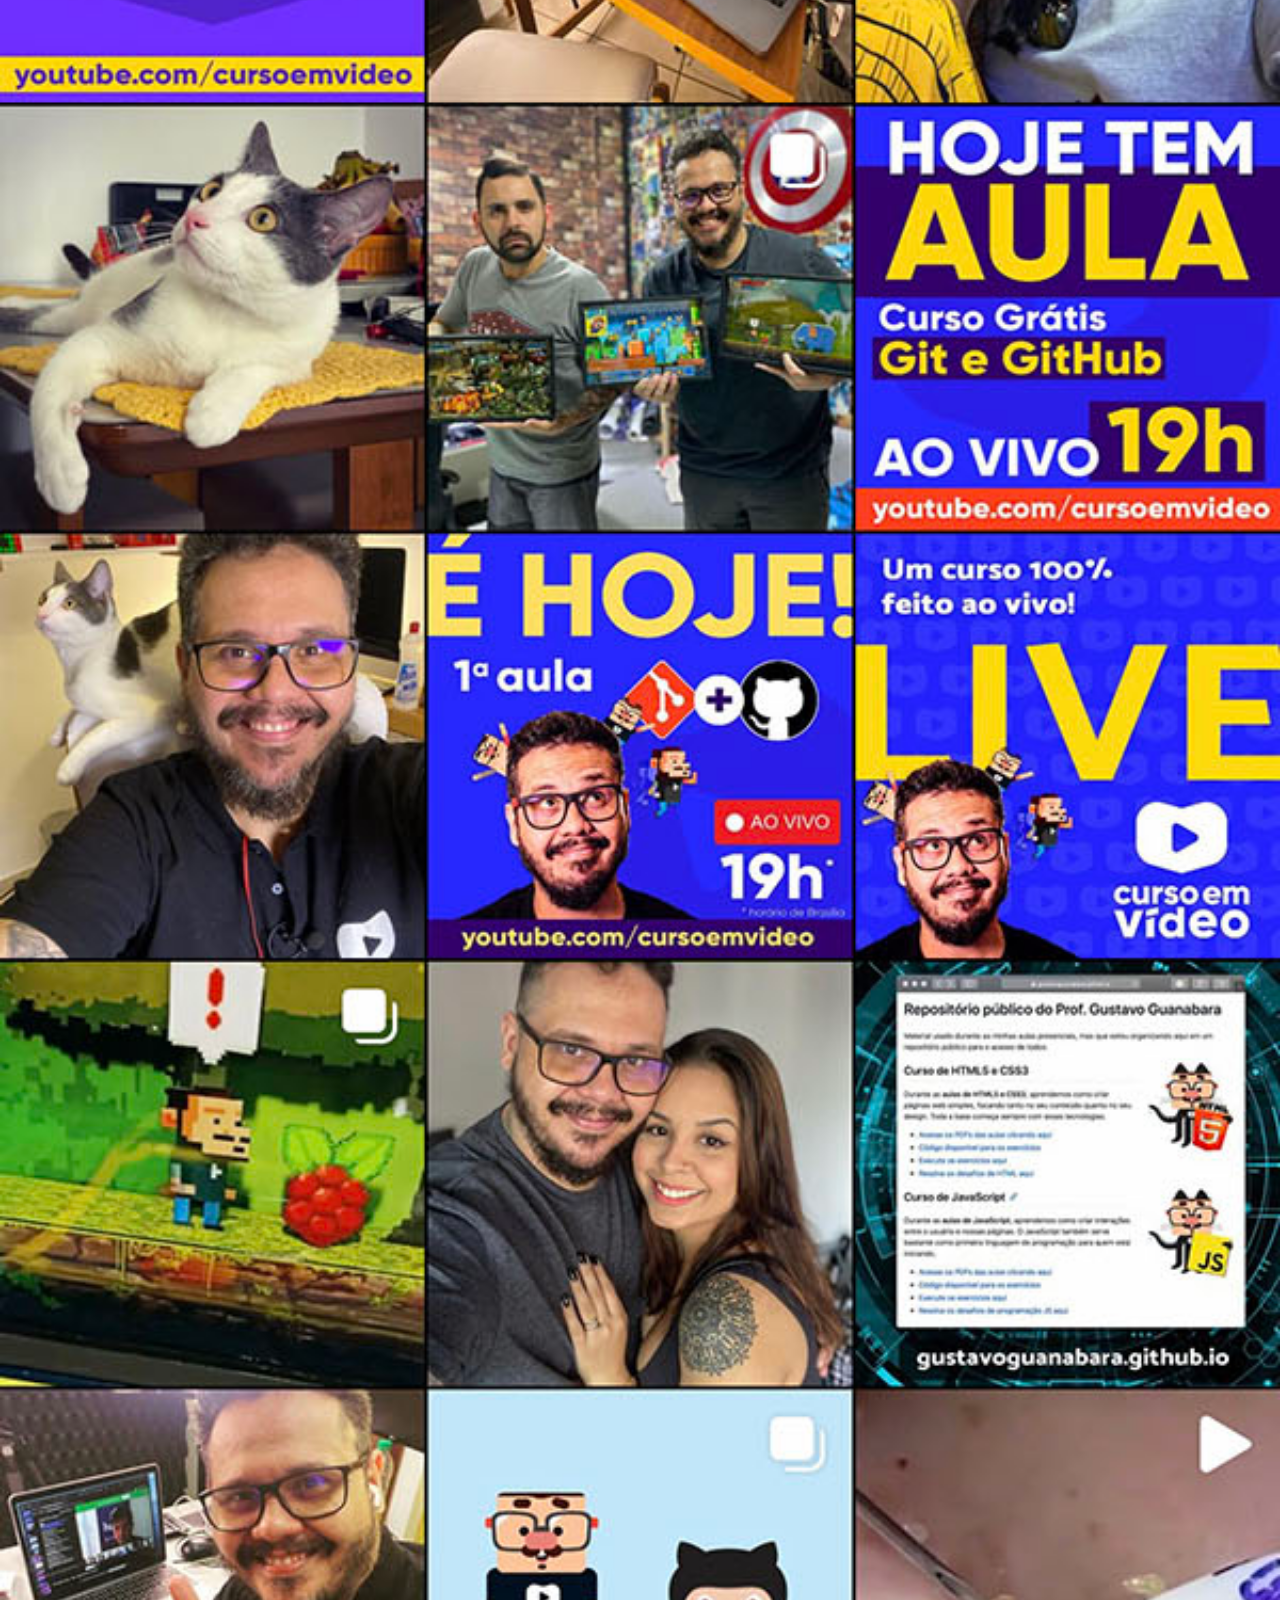
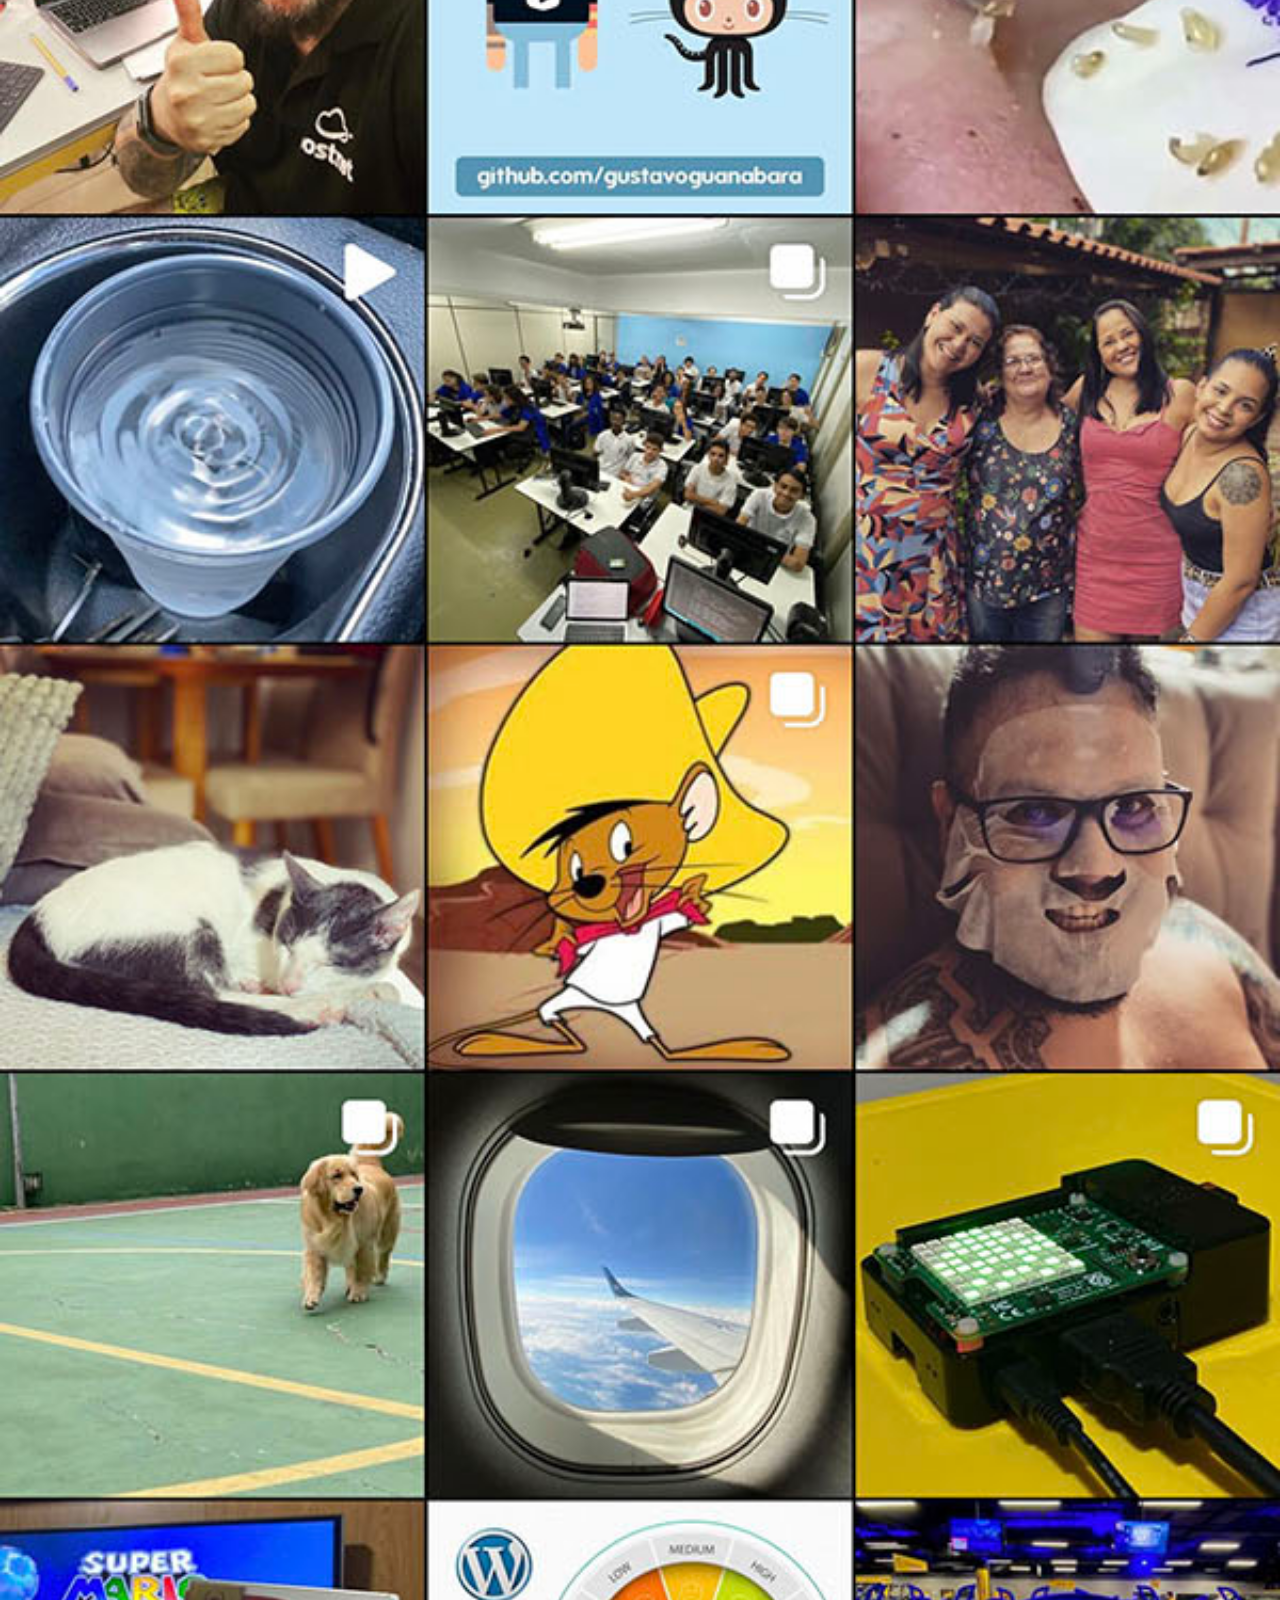
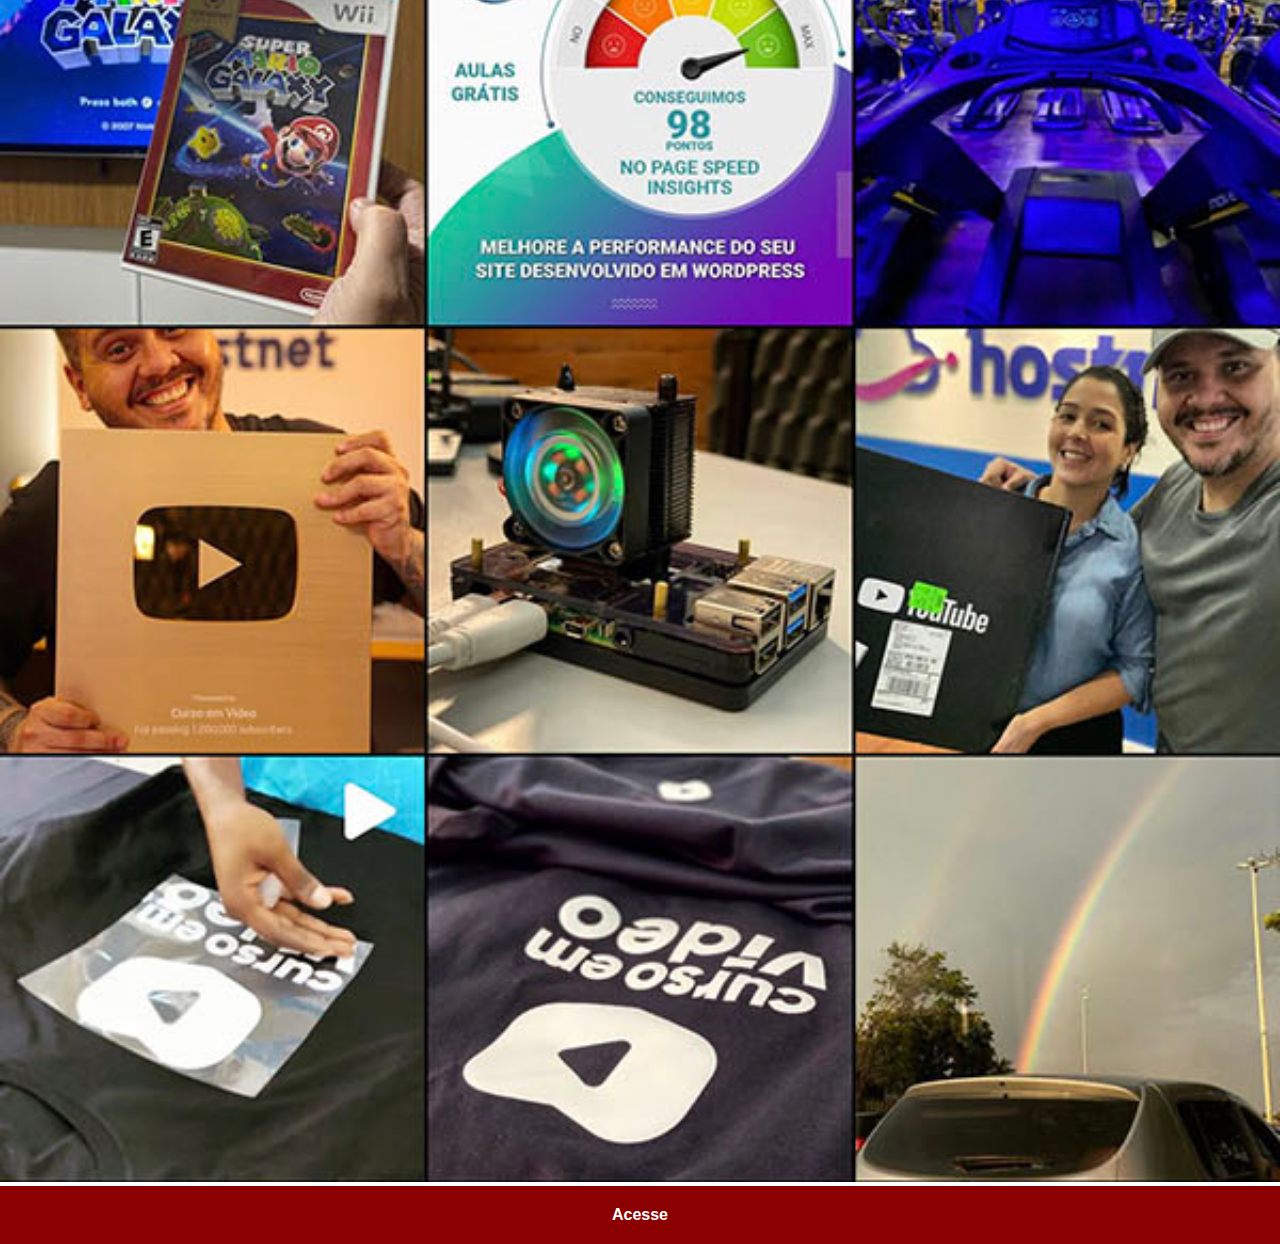
<file: instagram.html>
<!DOCTYPE html>
<html lang="pt-br">
<head>
    <meta charset="UTF-8">
    <meta http-equiv="X-UA-Compatible" content="IE=edge">
    <meta name="viewport" content="width=device-width, initial-scale=1.0">
    <title>Instagram</title>
    <link rel="stylesheet" href="estilos/social.css">
</head>
<body>
    <img src="imagens/tela-instagram.jpg" alt="Instagram">

    <a href="https://www.instagram.com/gustavoguanabara" target="_blank">Acesse</a>
</body>
</html>
</file>
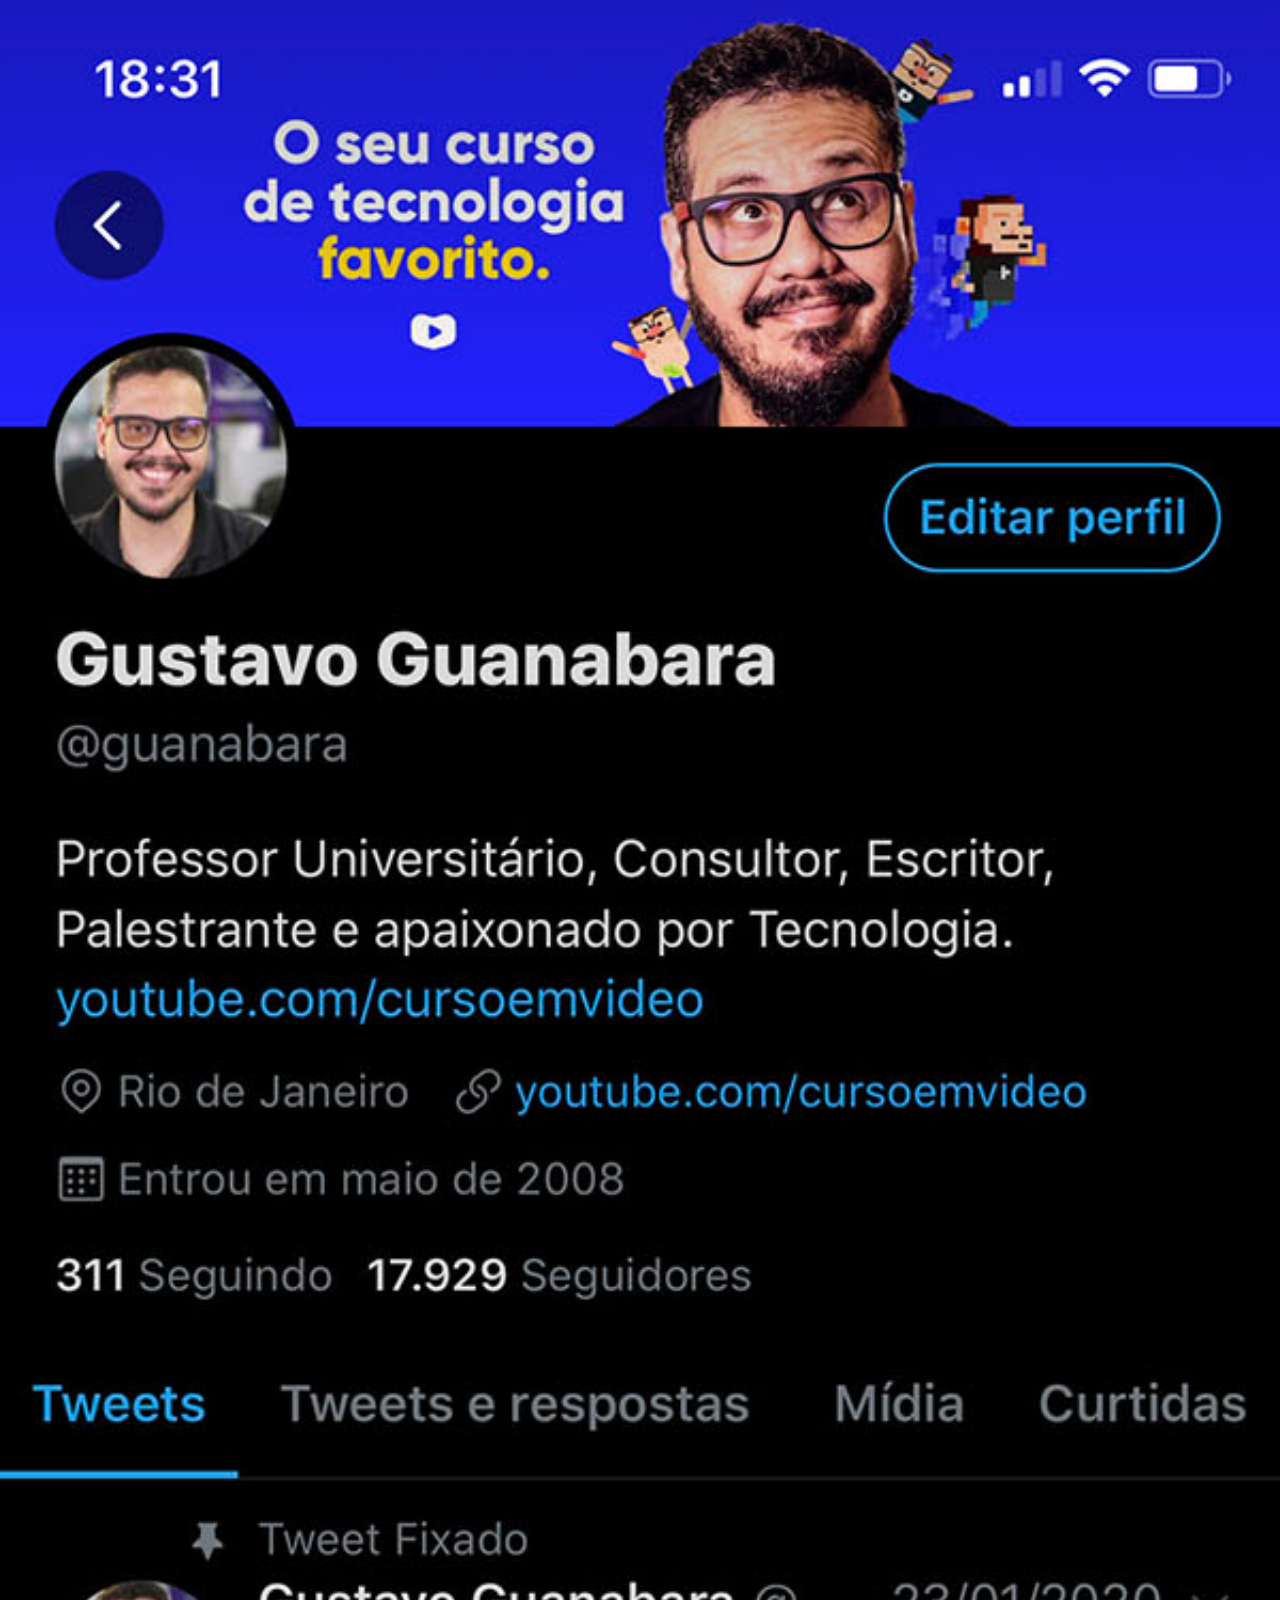
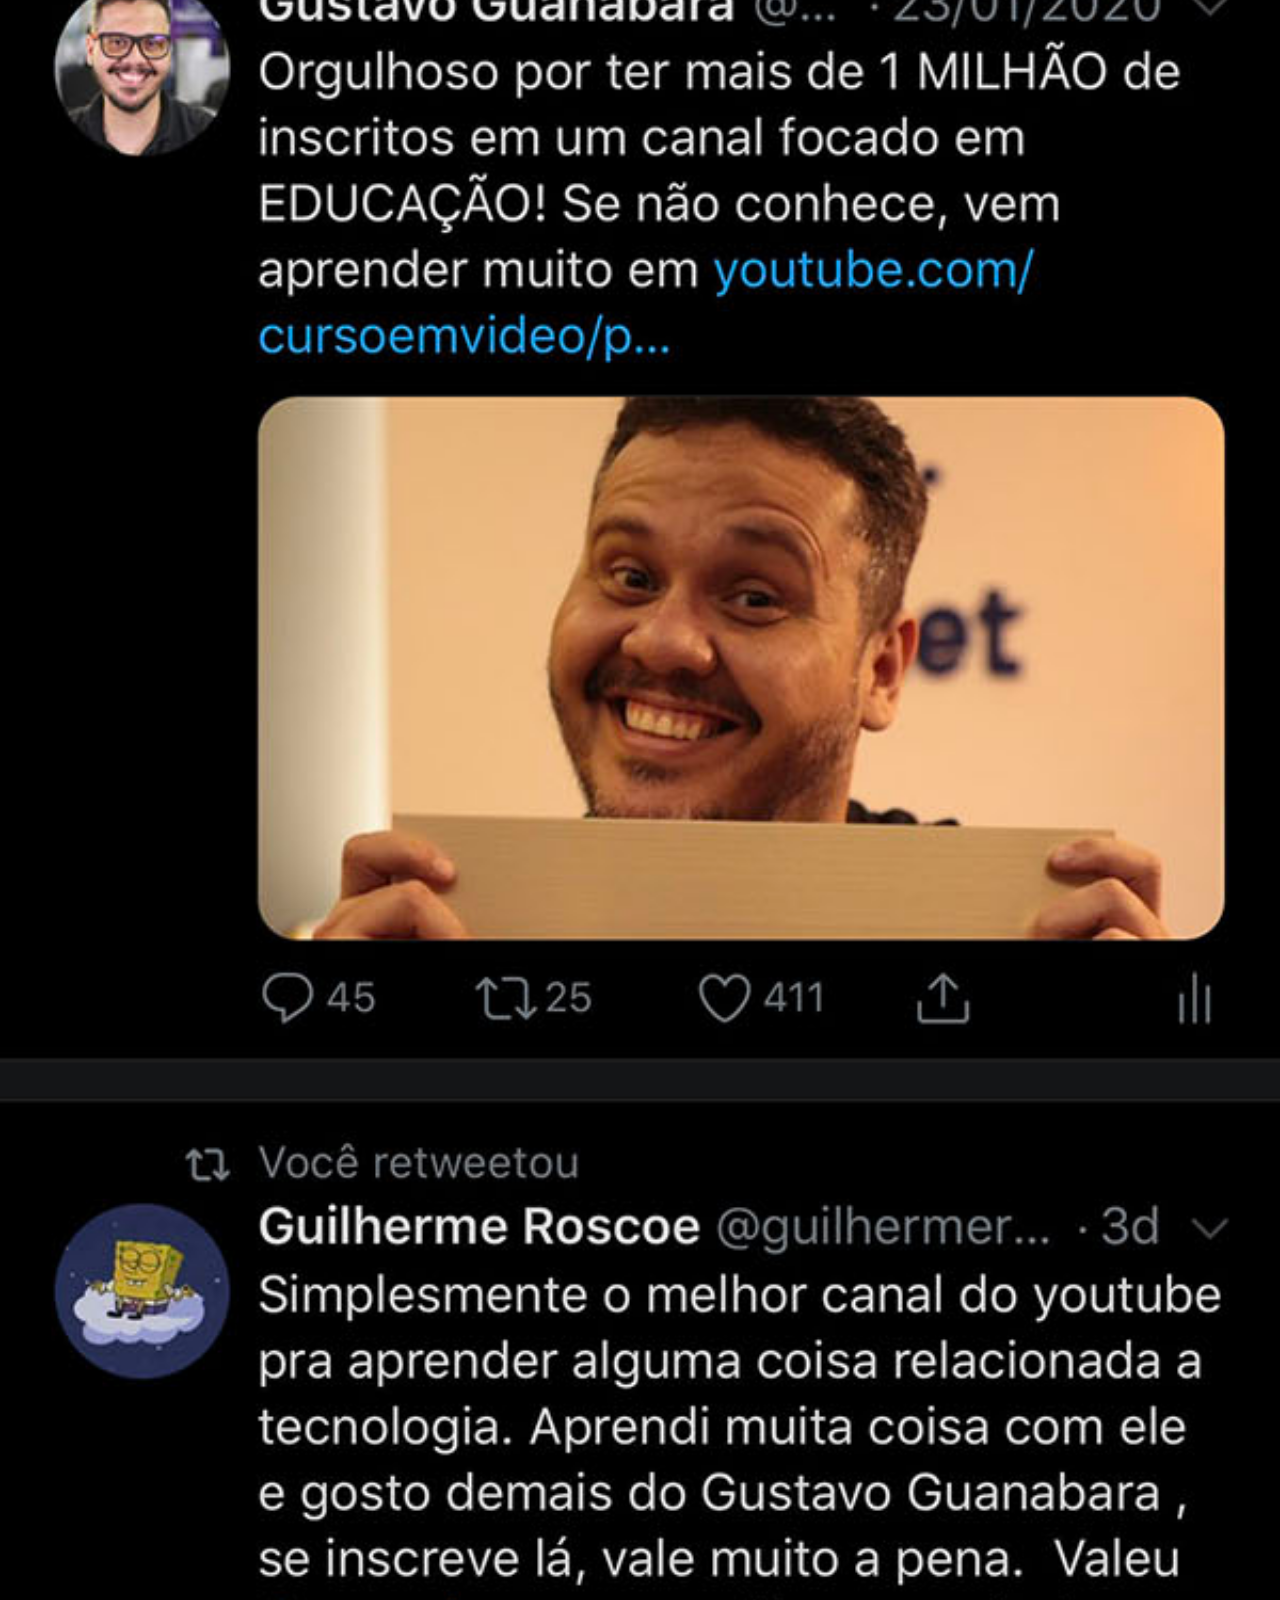
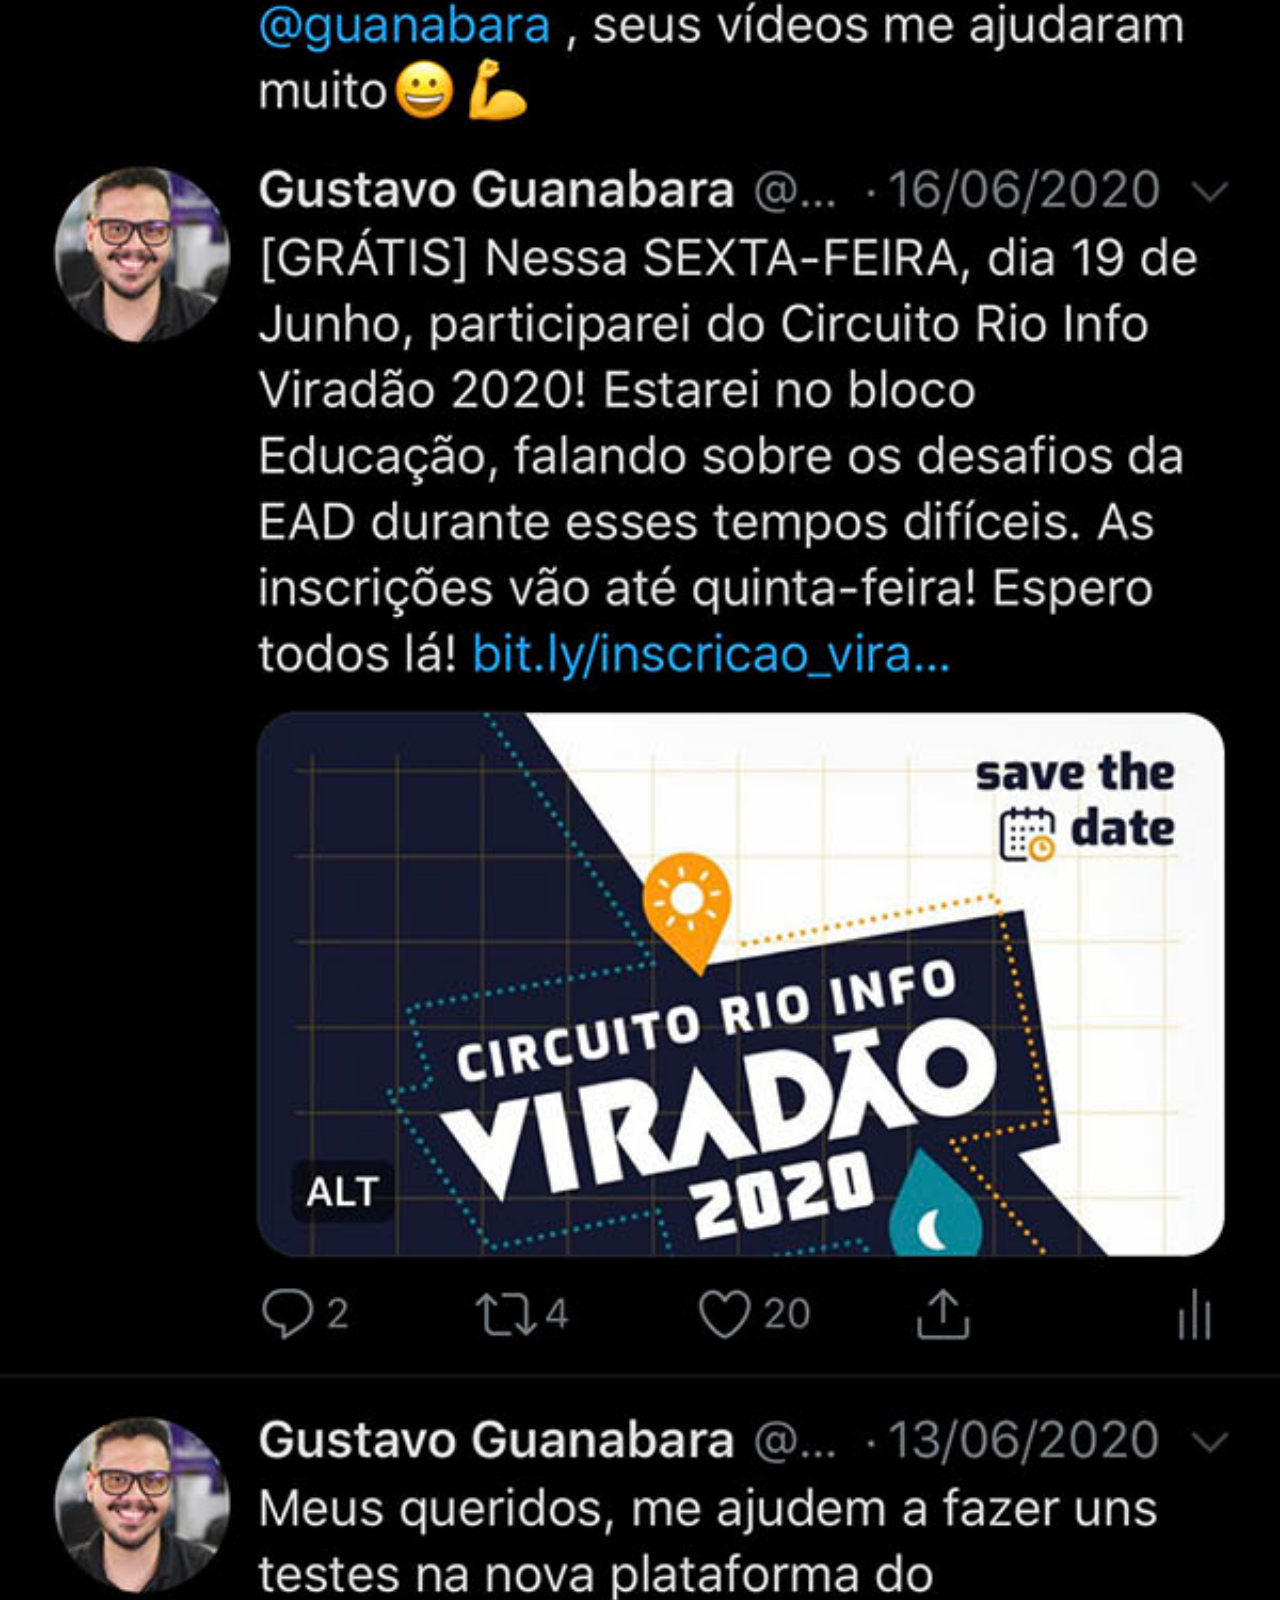
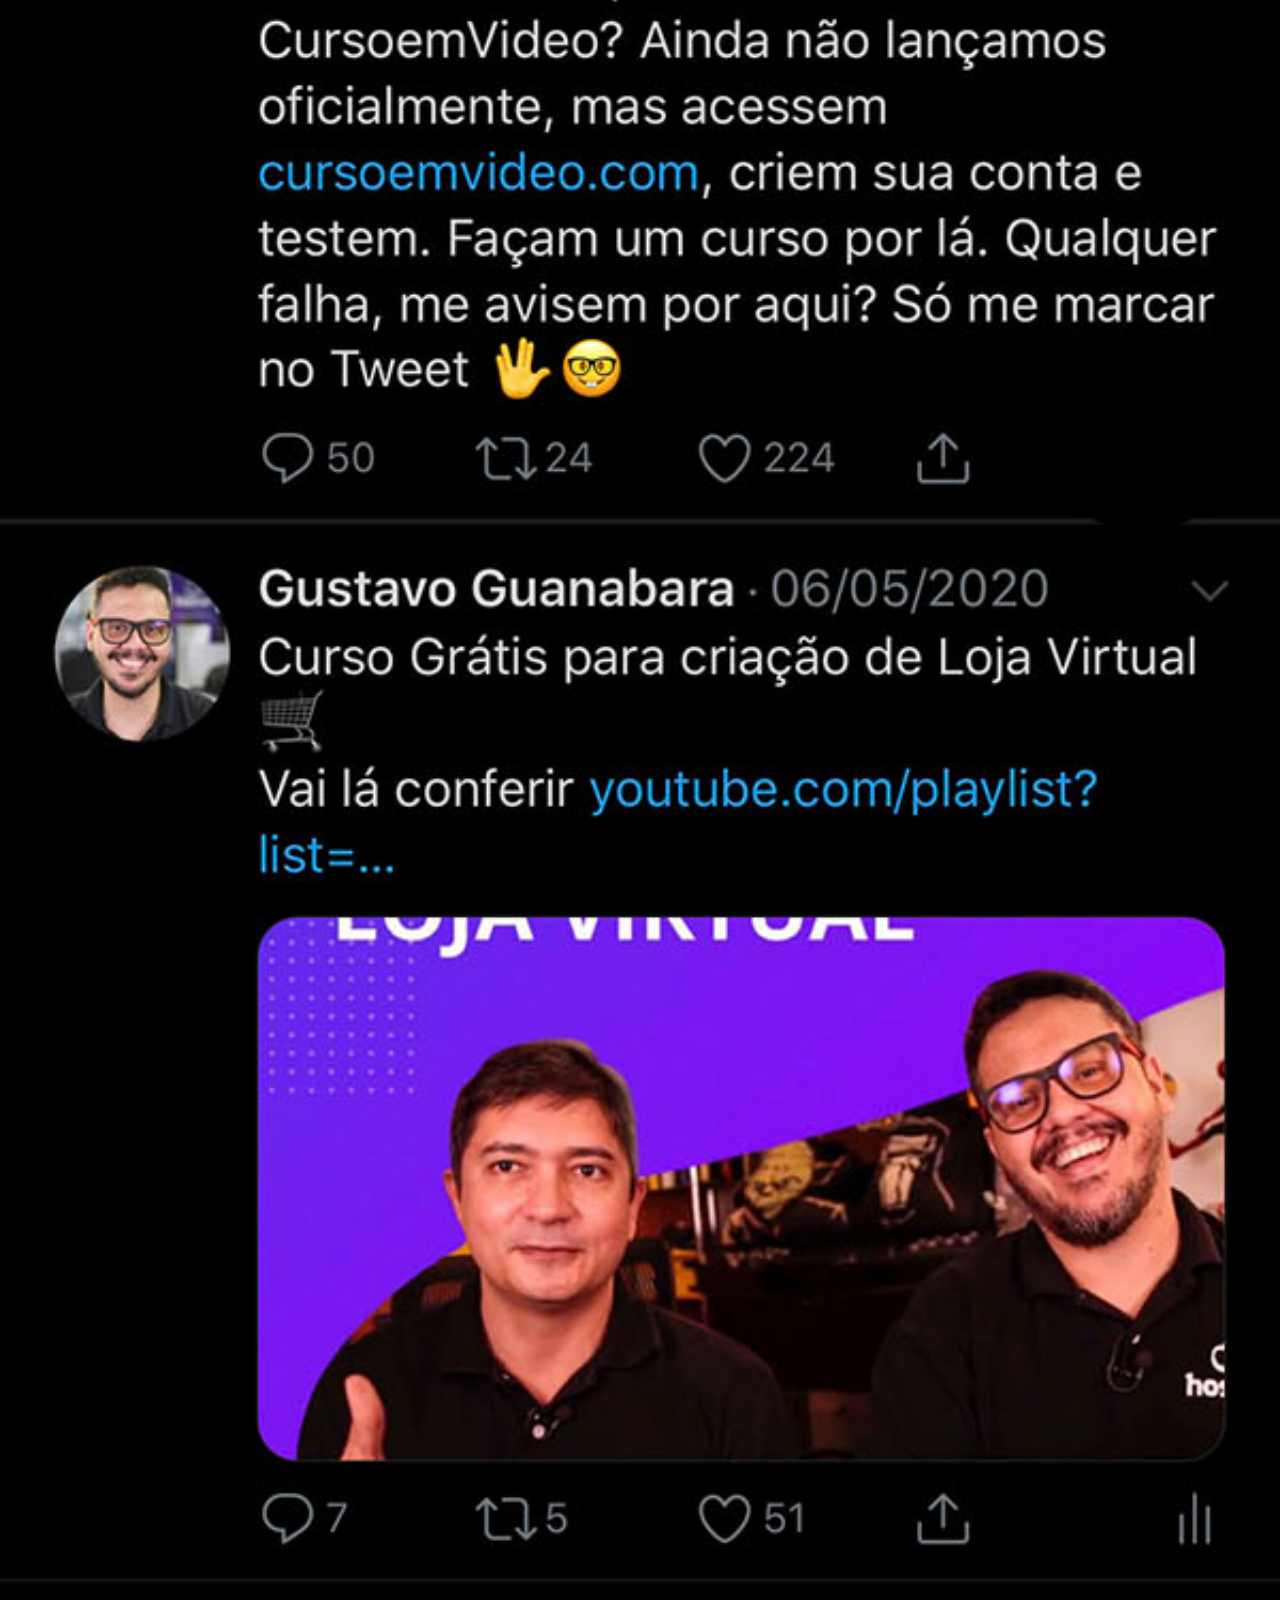
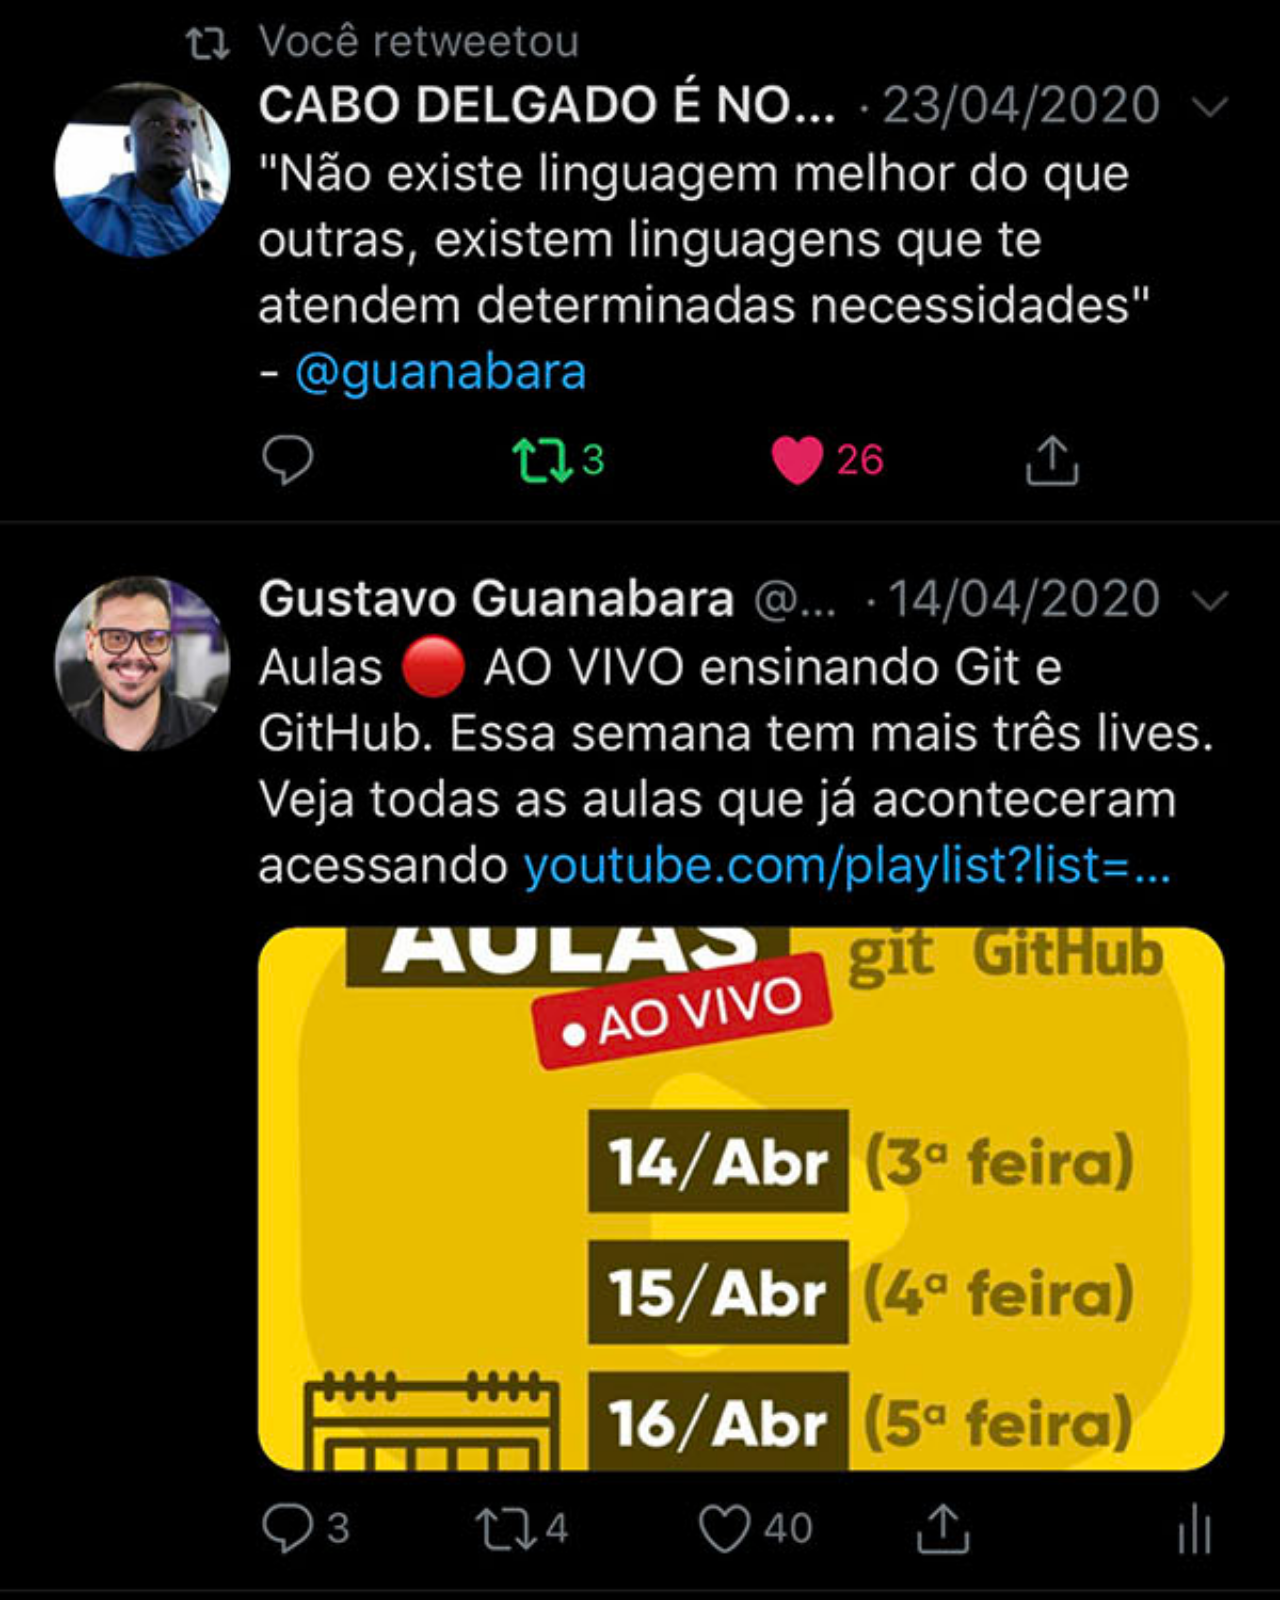
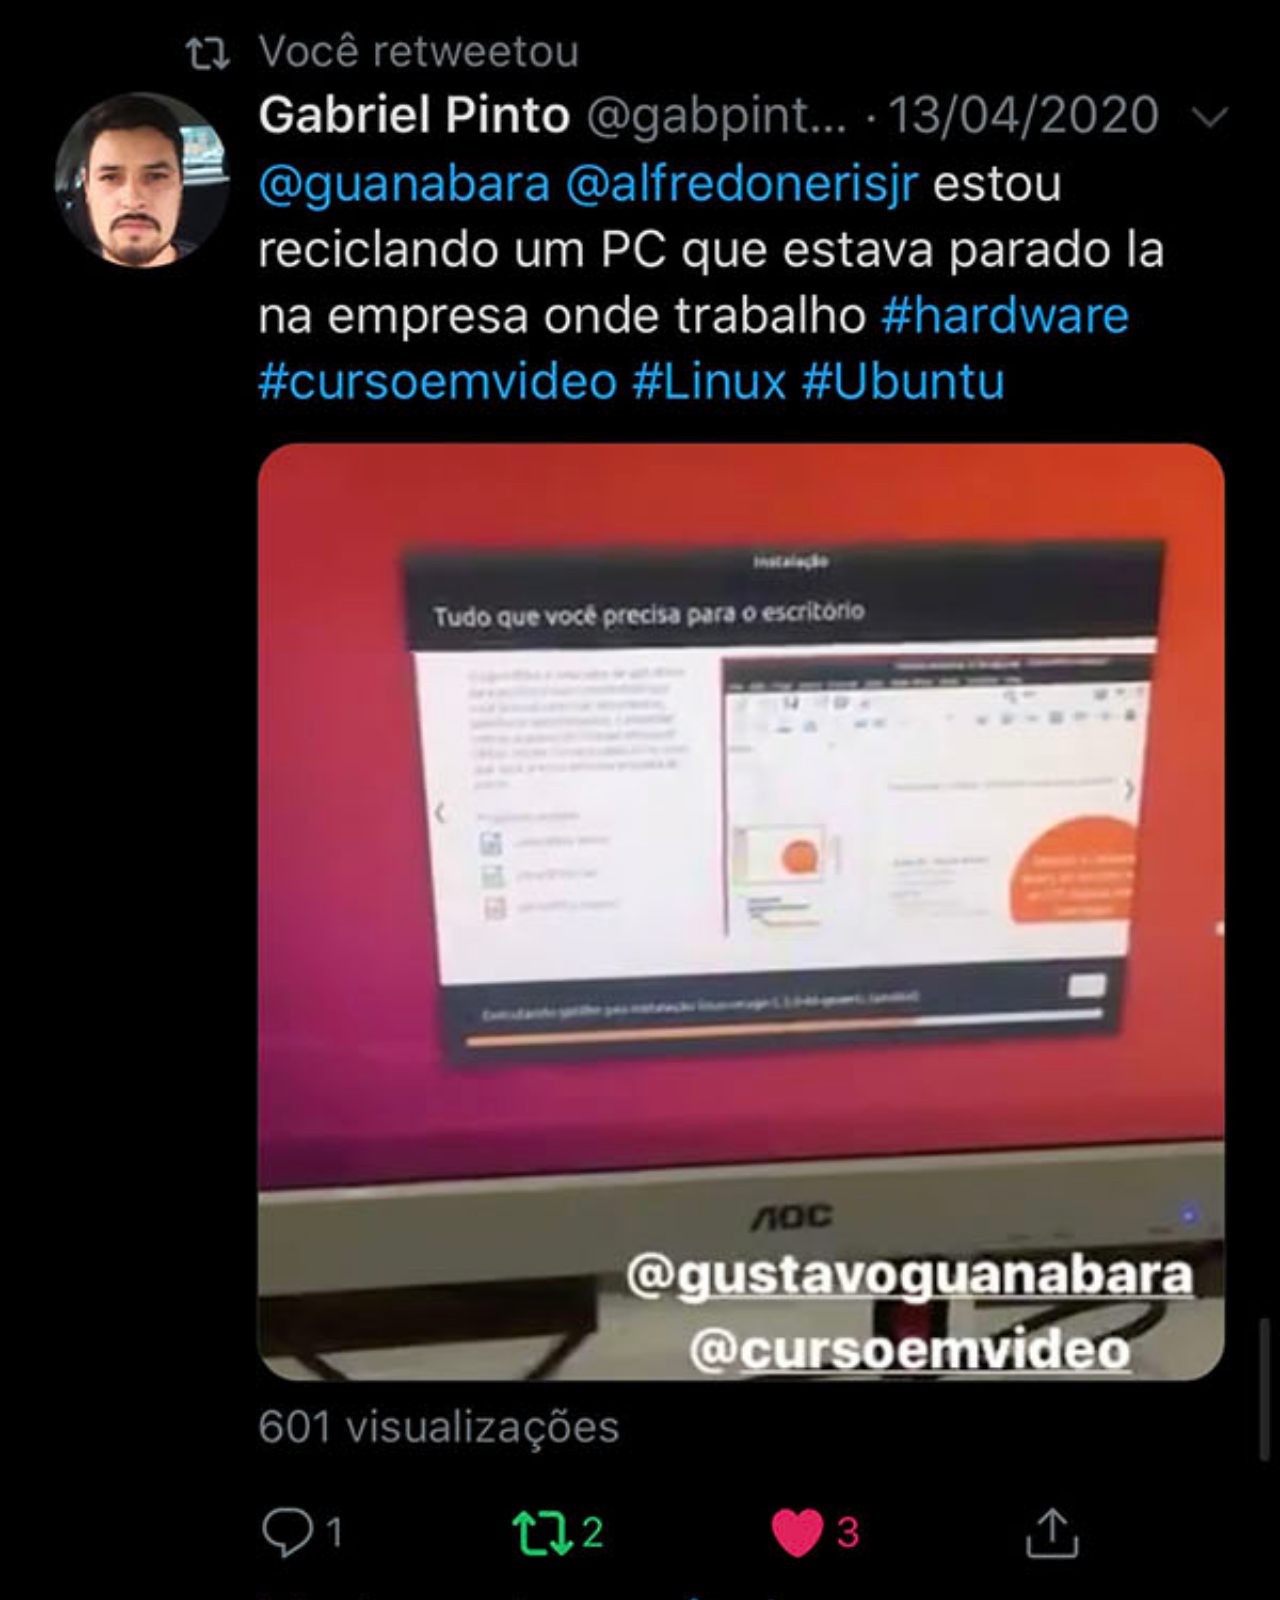
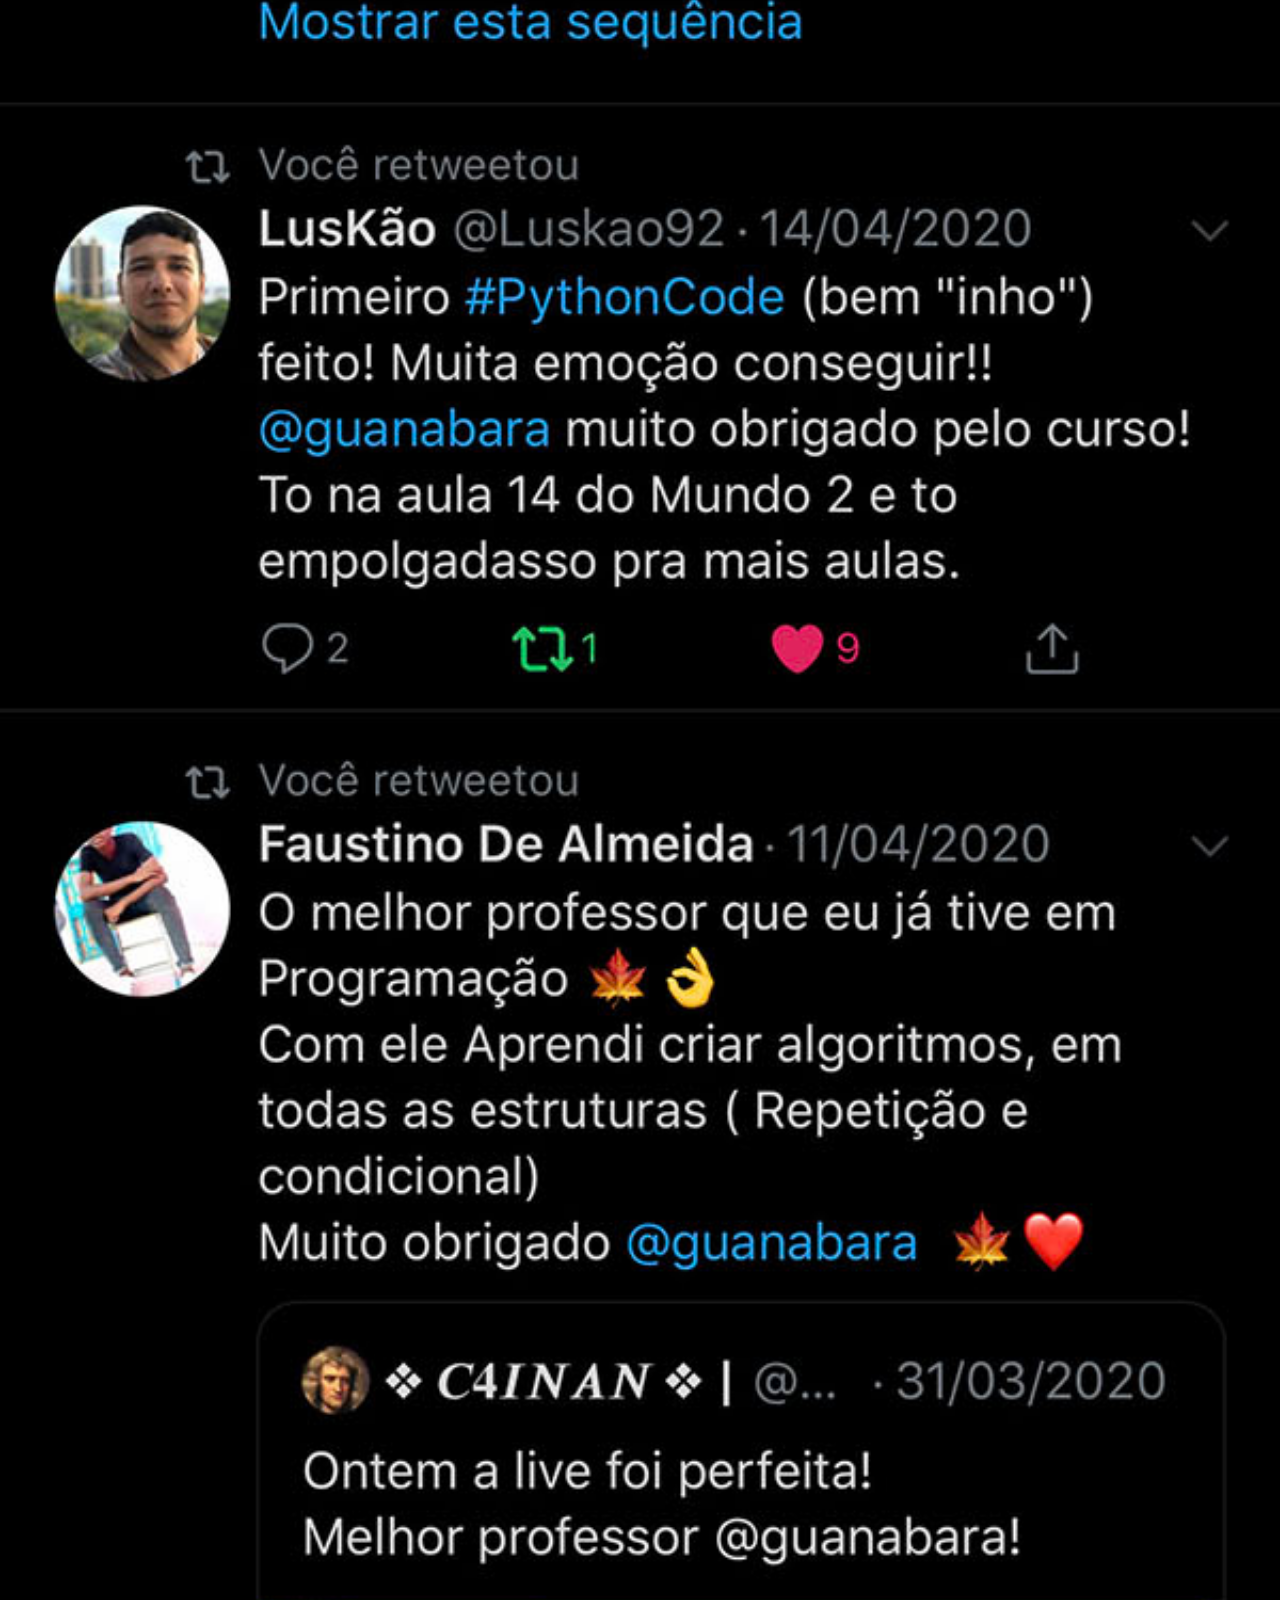
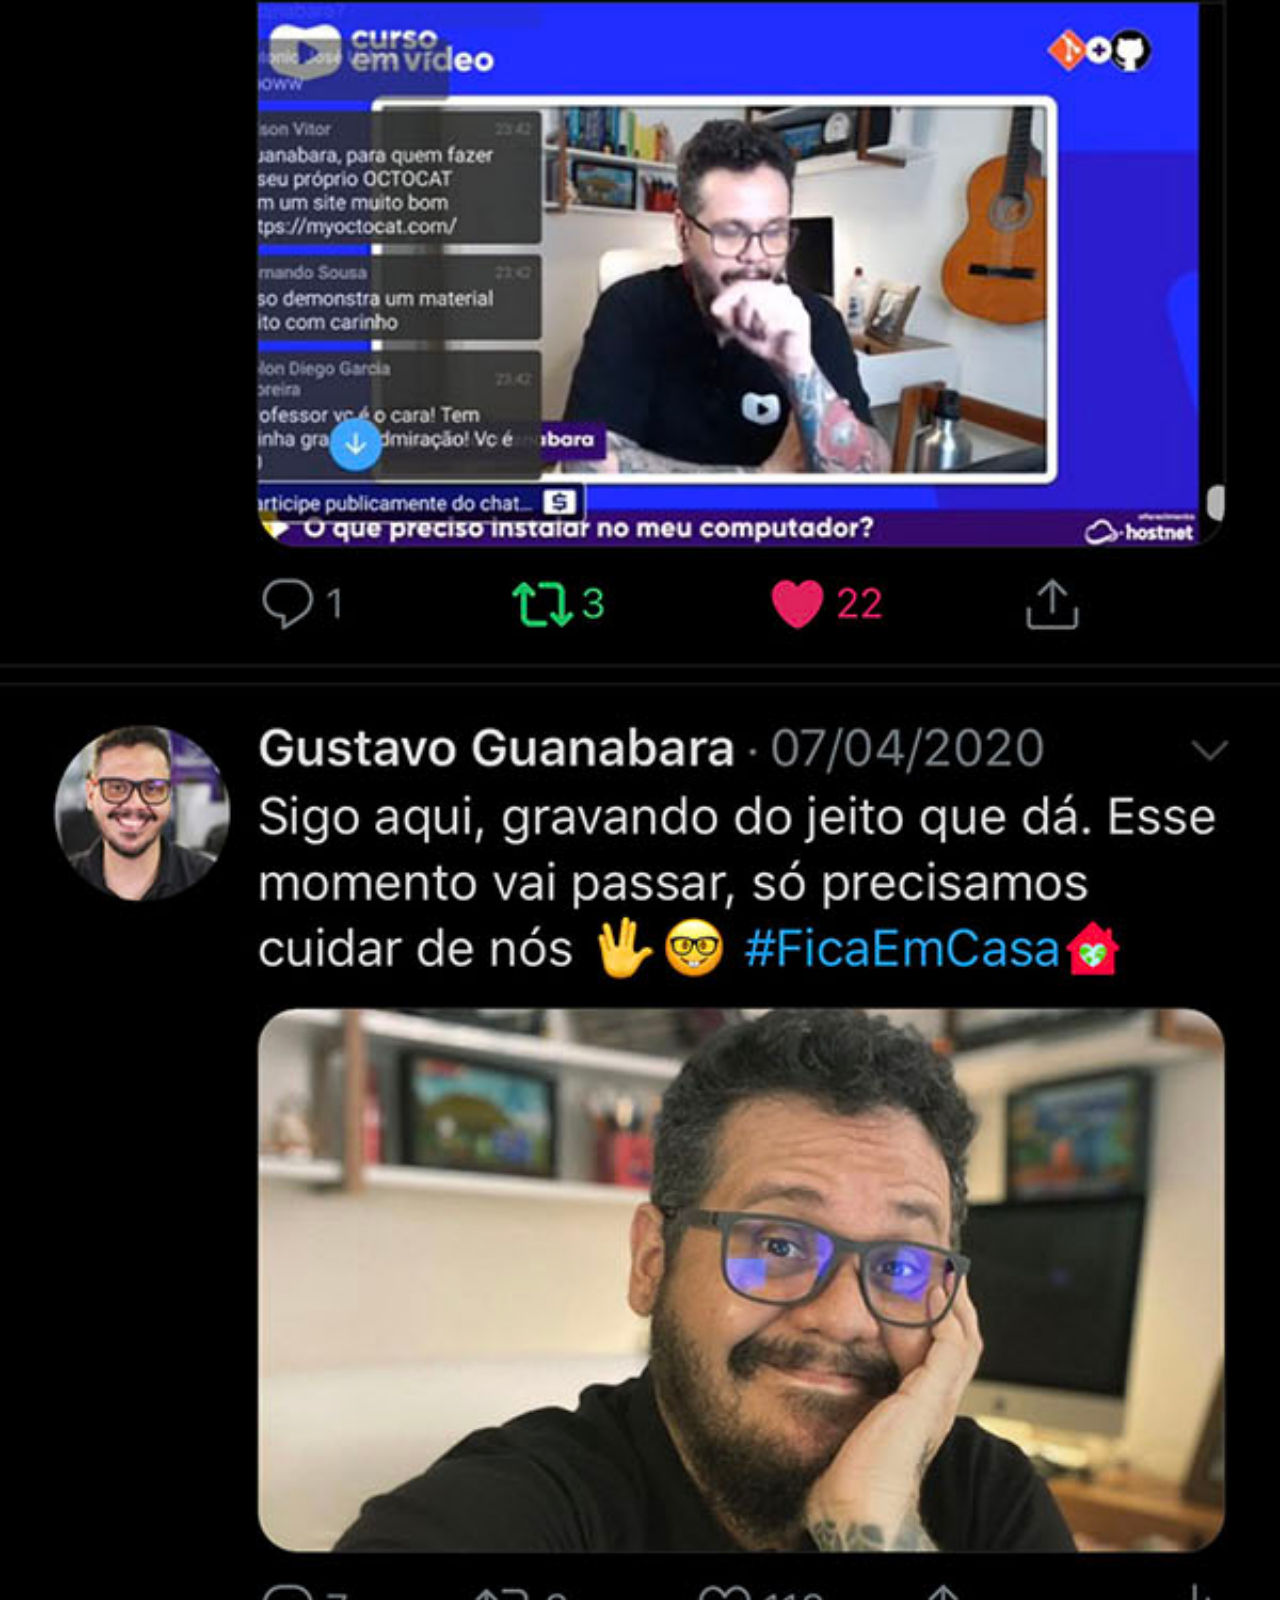
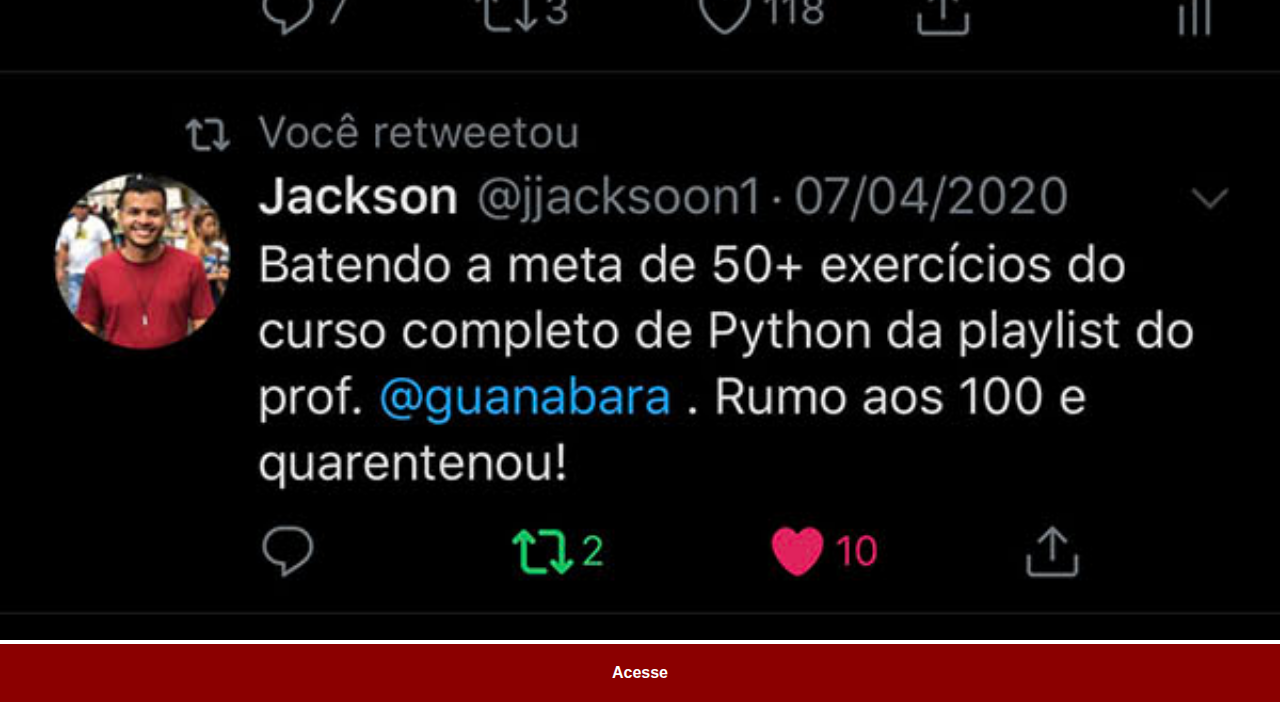
<file: twitter.html>
<!DOCTYPE html>
<html lang="pt-br">
<head>
    <meta charset="UTF-8">
    <meta http-equiv="X-UA-Compatible" content="IE=edge">
    <meta name="viewport" content="width=device-width, initial-scale=1.0">
    <title>Twitter</title>
    <link rel="stylesheet" href="estilos/social.css">
</head>
<body>
    <img src="imagens/tela-twitter.jpg" alt="Twitter">

    <a href="https://twitter.com/guanabara" target="_blank">Acesse</a>
</body>
</html>
</file>
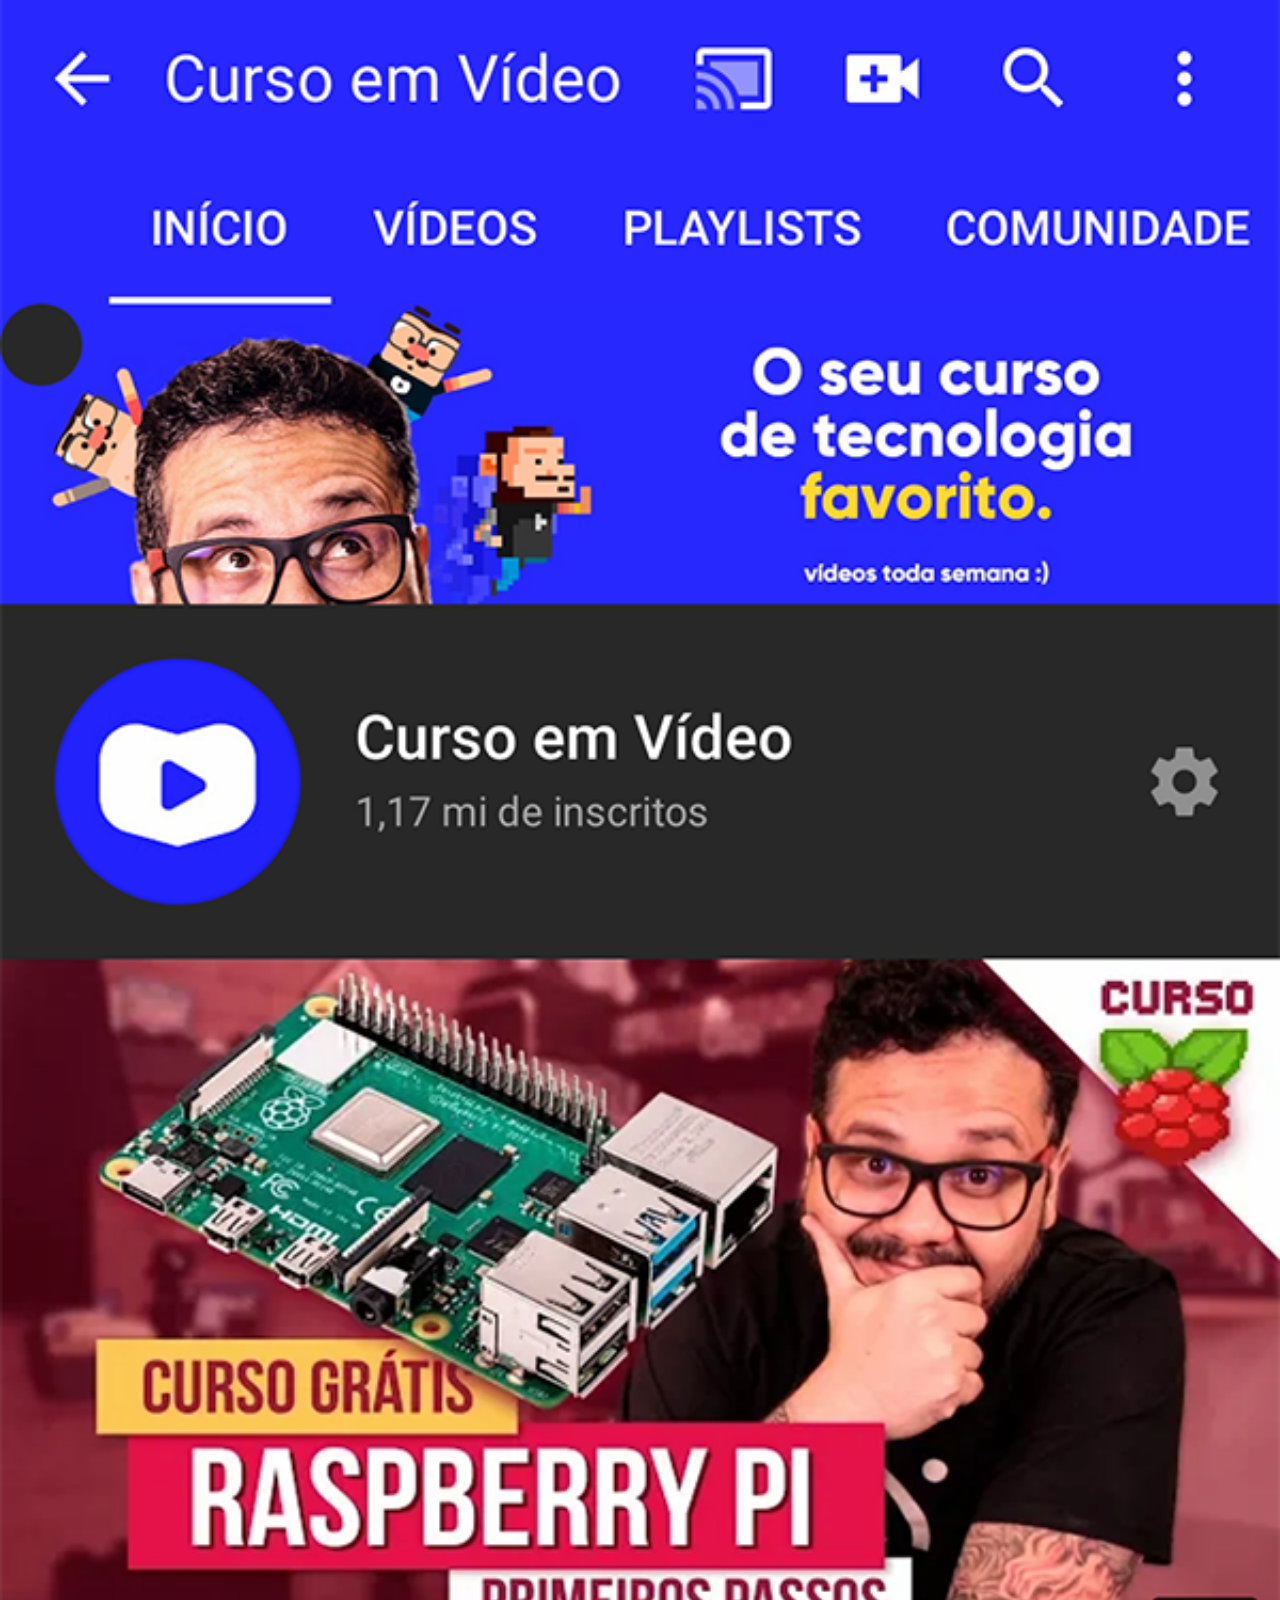
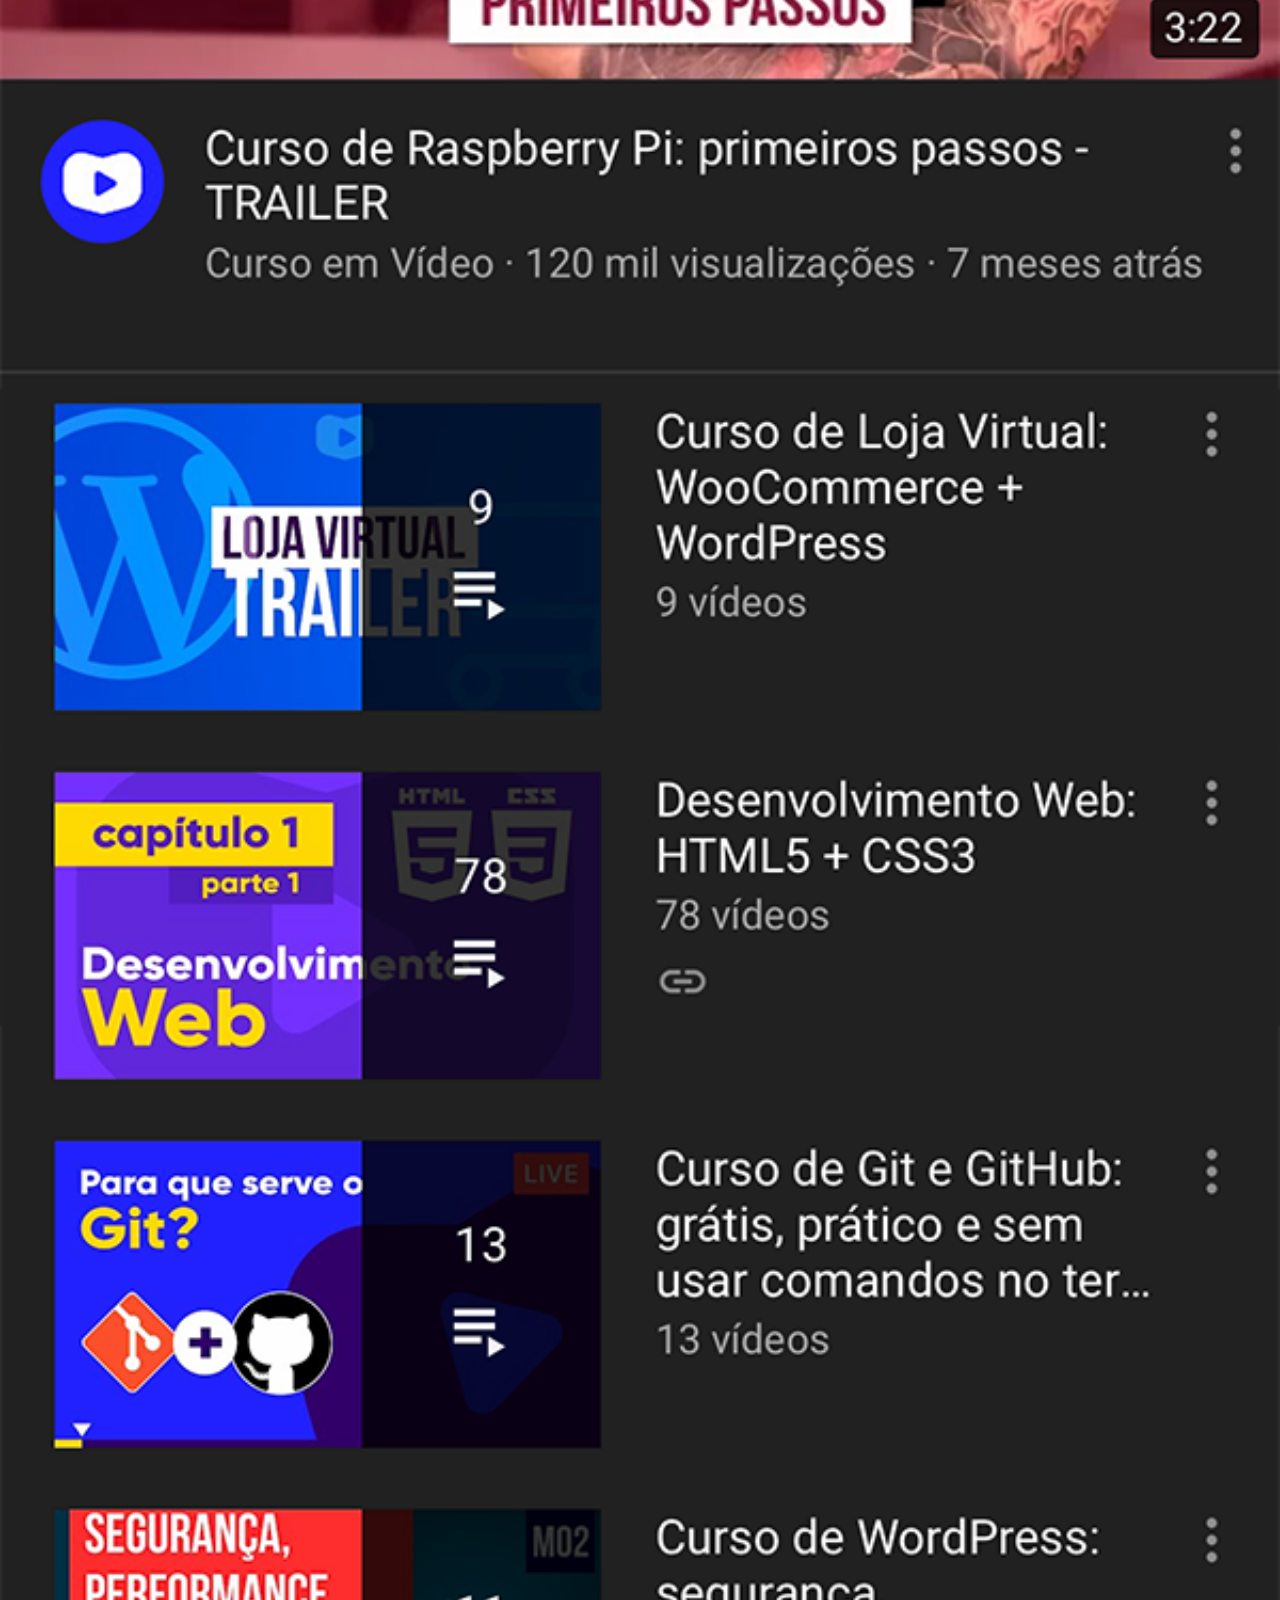
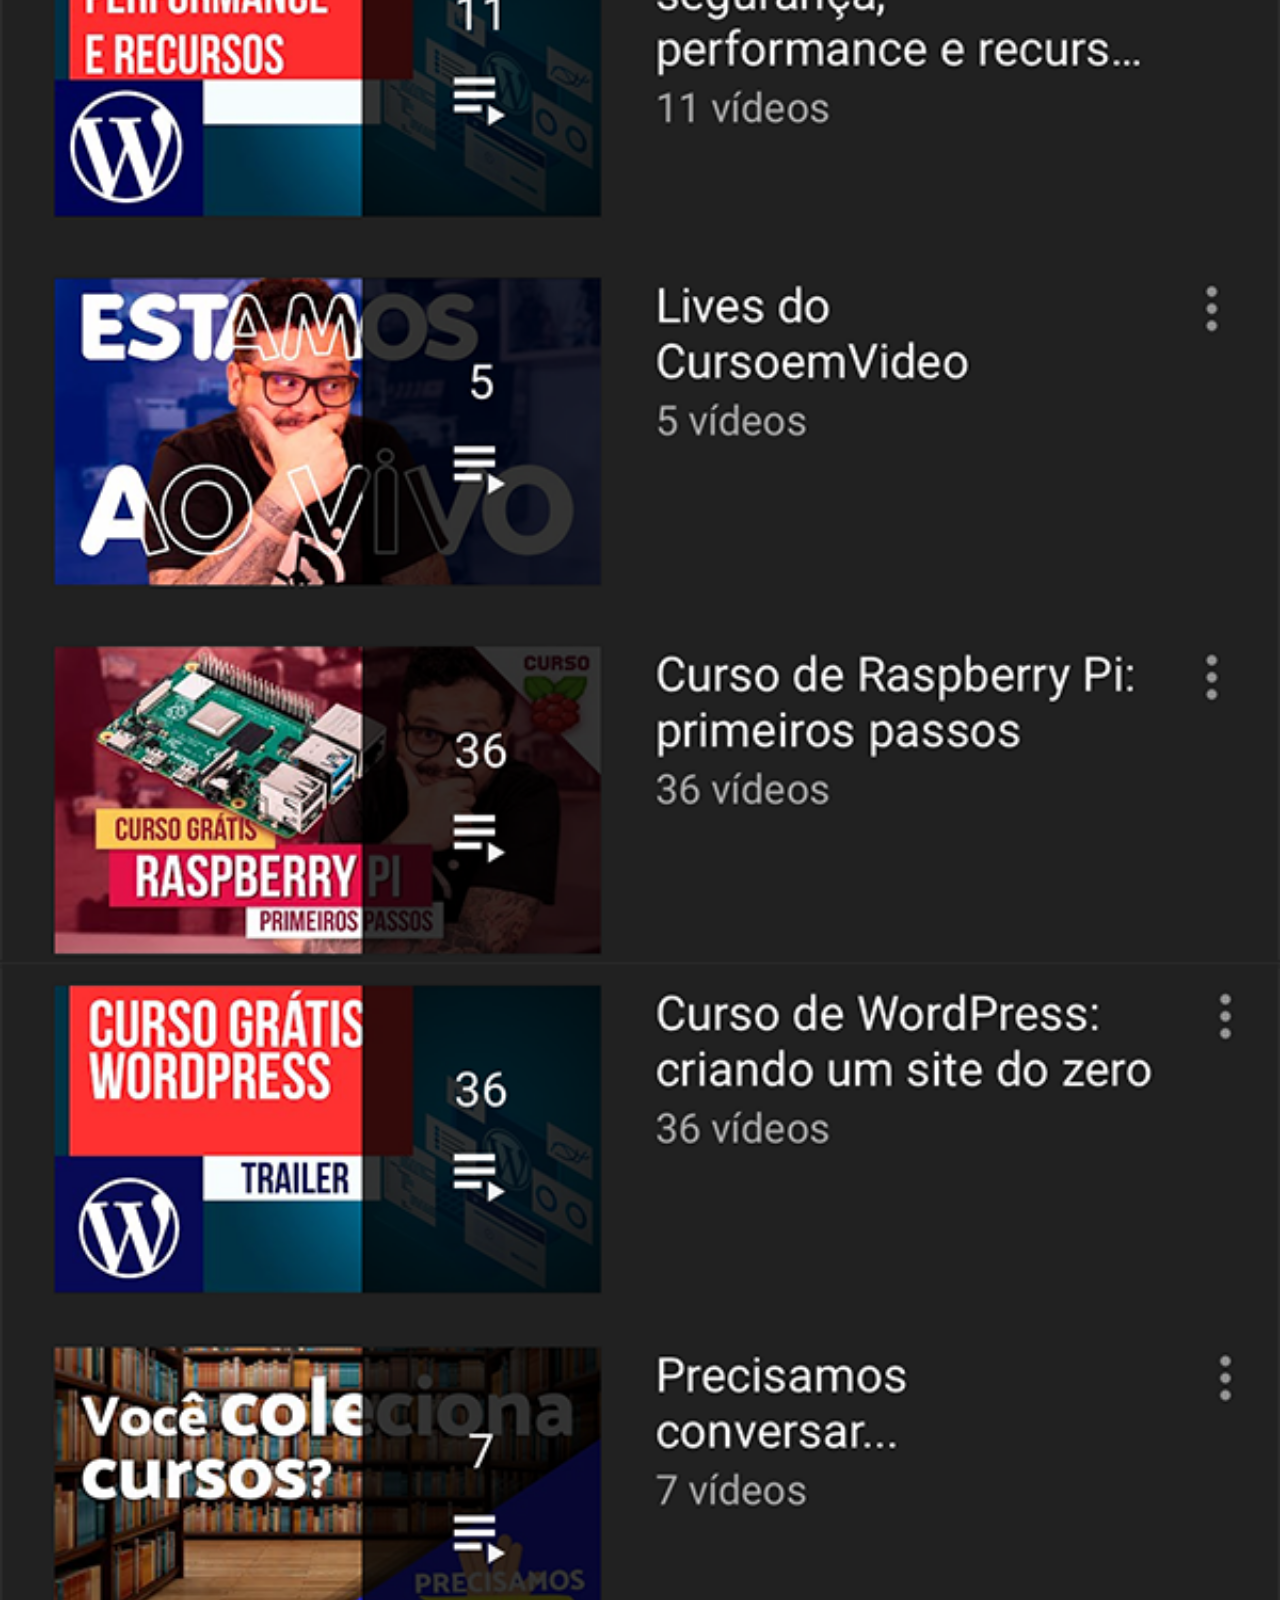
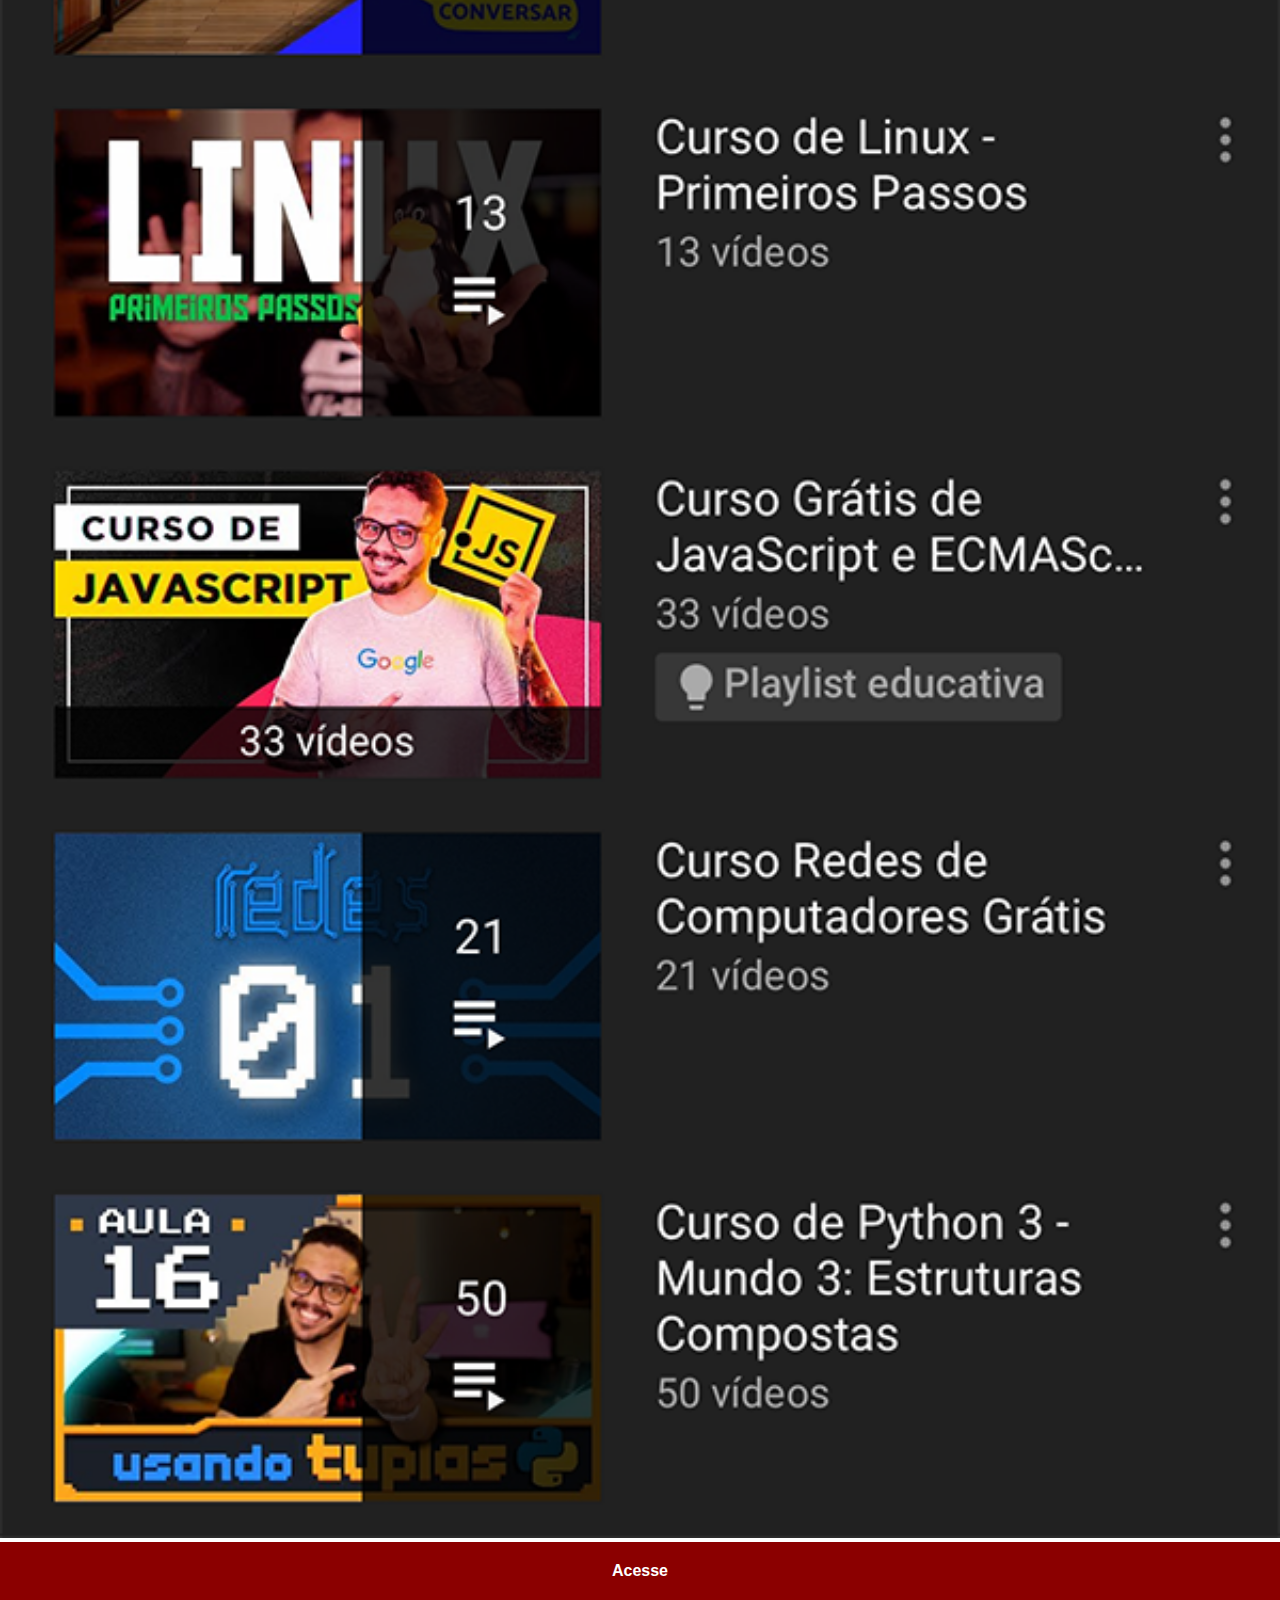
<file: youtube.html>
<!DOCTYPE html>
<html lang="pt-br">
<head>
    <meta charset="UTF-8">
    <meta http-equiv="X-UA-Compatible" content="IE=edge">
    <meta name="viewport" content="width=device-width, initial-scale=1.0">
    <title>YouTube</title>
    <link rel="stylesheet" href="estilos/social.css">
</head>
<body>
    <img src="imagens/tela-youtube.png" alt="YouTube">
    <a href="https://www.youtube.com/@CursoemVideo/playlists" target="_blank">Acesse</a>
</body>
</html>
</file>
<file: estilos/style.css>
@charset "UTF-8";

*{
    margin: 0px;
    padding: 0px;
}

html, body{
    height: 100vh;
    width: 100vw;
    
}

body{
    background: url(../imagens/fundo-madeira.jpg) no-repeat top center;
    background-size: cover;
    background-attachment: fixed;
}

main{
    position: relative;
    height: 100vh;
}

#telefone{
    position: absolute;
    top: 50%;
    left: 50%;
    transform: translate(-50%, -50%);
    height: 577px;
    width: 286px;
    background: url('../imagens/frame-iphone1.png') no-repeat;
}

#tela{
    position: relative;
    top: 74px;
    left: 21px;
    width: 243.5px;
    height: 433px;
}

section#redes-sociais{
    text-align: right;
}
section#redes-sociais img{
    border-radius: 50%;
    width: 50px;
    margin: 12px;
    box-shadow: 2px 2px 5px rgba(0, 0, 0, 0.438);
    box-sizing: border-box;
}

section#redes-sociais img:hover{
    transform: translate(-10%, -10%);
    border: 1px solid rgba(255, 255, 255, 0.400);
    box-shadow: 4px 4px 10px rgba(0, 0, 0, 0.600);
    transition: transform .5s, border .3s;
}
</file>
<file: estilos/social.css>
@charset "UTF-8";

*{
    margin: 0px;
    padding: 0px;
    font-family: Arial, Helvetica, sans-serif;
}

img{
    width: 100vw;
}

::-webkit-scrollbar{
    width: 0px;
    height: 0px;
}

a{
    display: block;
    background-color: darkred;
    padding: 20px;
    color: white;
    text-decoration: none;
    text-align: center;
    font-weight: bolder;

}

a:hover{
    background-color: red;
}
</file>
